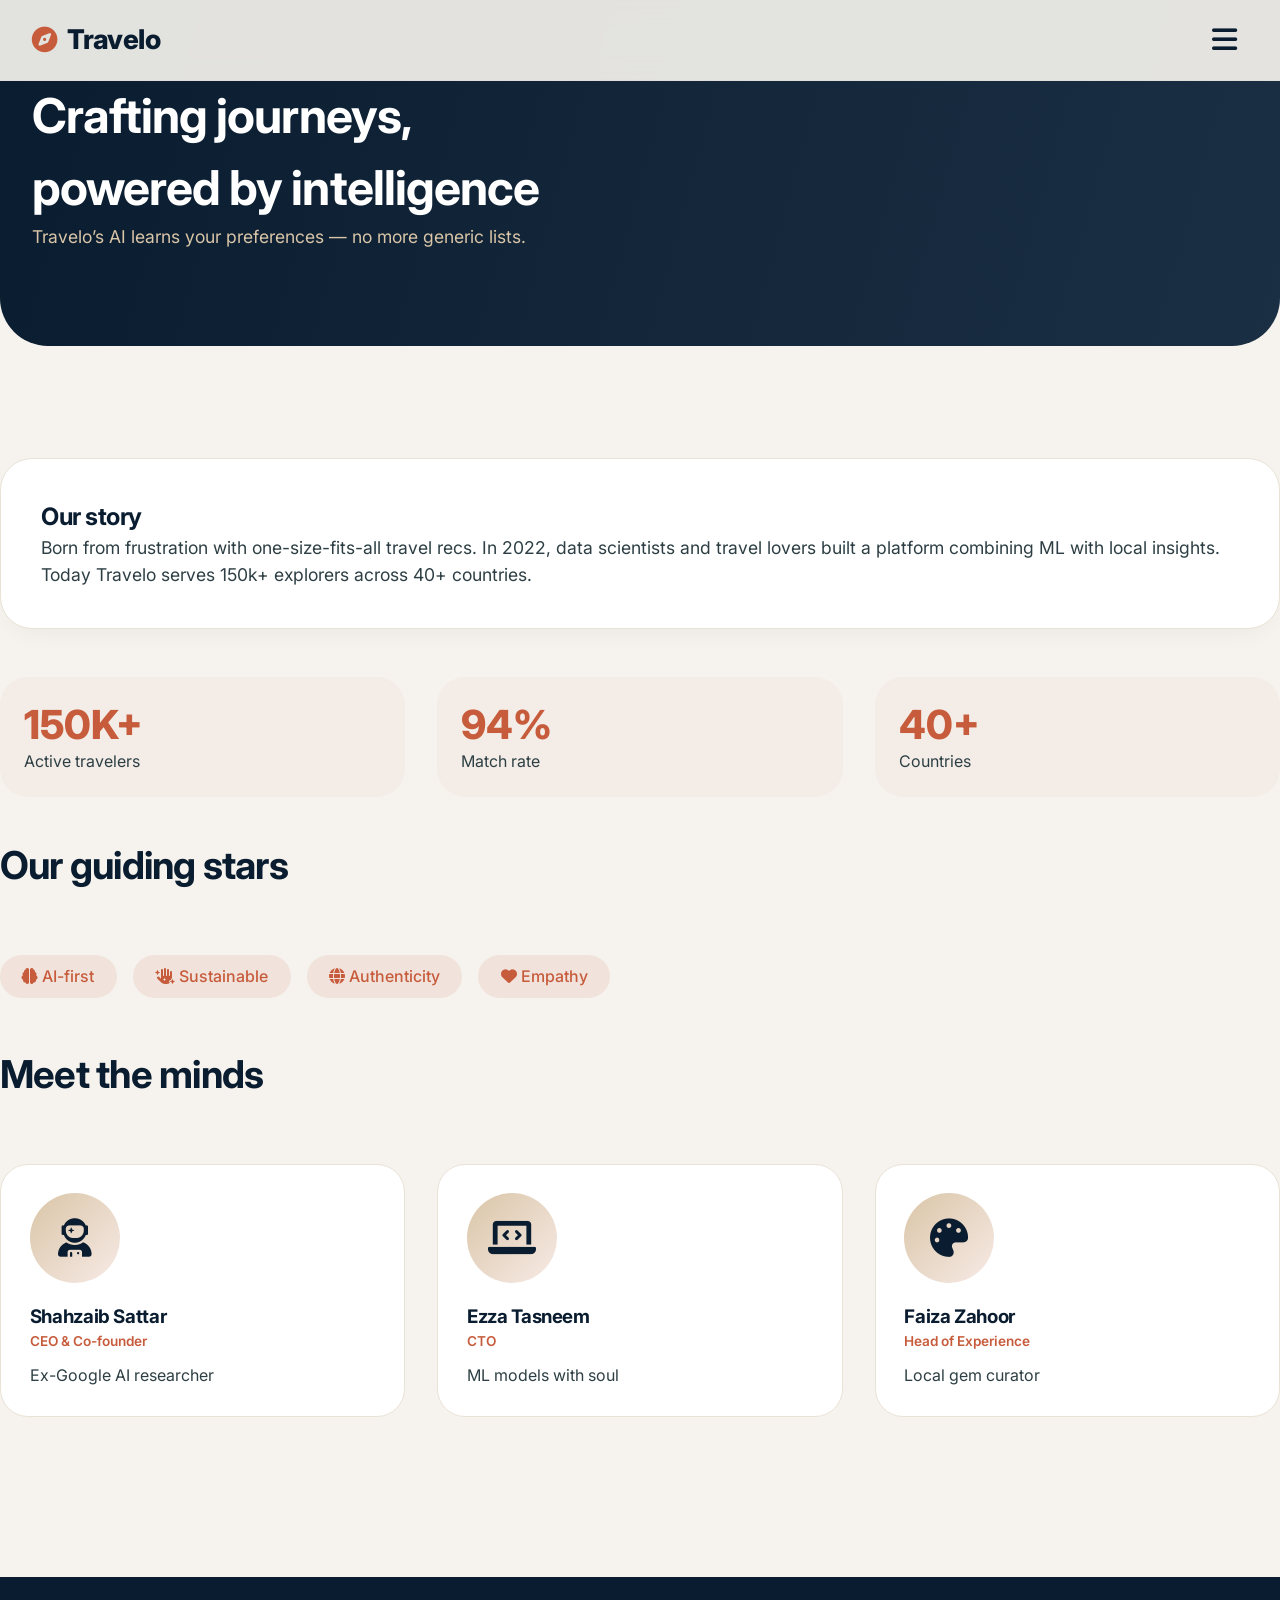
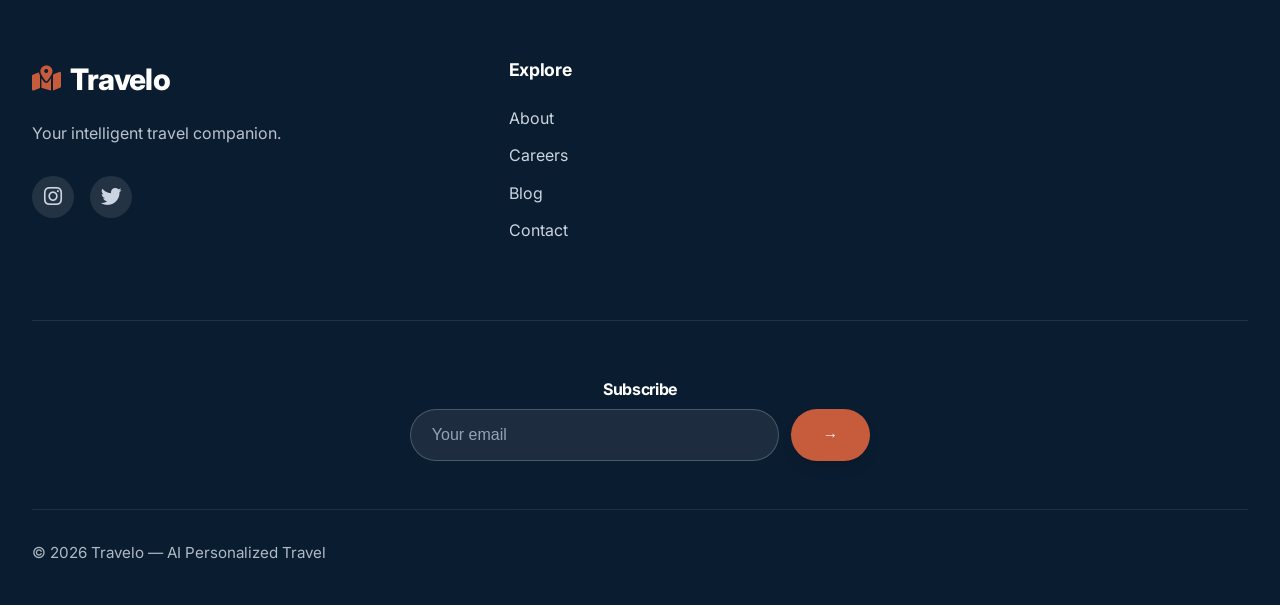
<file: Travelo/frontend/about.html>
<!DOCTYPE html>
<html lang="en">
<head>
  <meta charset="UTF-8">
  <meta name="viewport" content="width=device-width, initial-scale=1.0">
  <title>Travelo | About Us – AI Travel Recommender</title>
  <link href="https://fonts.googleapis.com/css2?family=Inter:opsz,wght@14..32,300..800&display=swap" rel="stylesheet">
  <link rel="stylesheet" href="https://cdnjs.cloudflare.com/ajax/libs/font-awesome/6.0.0-beta3/css/all.min.css">
  <link rel="stylesheet" href="style.css">
  <style>
    .page-subhead { font-size: 1.1rem; color: var(--clr-text-muted); max-width: 720px; margin-bottom: 2rem; }
    .mission-block { background: var(--clr-bg-card); border-radius: var(--radius-lg); padding: 2.5rem; box-shadow: 0 12px 28px -12px rgba(0,0,0,0.06); border: 1px solid var(--clr-border-light); margin-bottom: 3rem; }
    .stats-grid { display: flex; flex-wrap: wrap; gap: 2rem; justify-content: space-between; margin: 2.5rem 0; }
    .stat-item { flex: 1; background: rgba(199,92,60,0.04); padding: 1.5rem; border-radius: 28px; }
    .stat-number { font-size: 2.5rem; font-weight: 800; color: var(--clr-accent); line-height: 1.2; }
    .team-grid { display: grid; grid-template-columns: repeat(auto-fit, minmax(240px, 1fr)); gap: 2rem; margin-top: 2rem; }
    .team-card { background: var(--clr-bg-card); border-radius: 28px; padding: 1.8rem; border: 1px solid var(--clr-border-light); transition: all 0.25s ease; }
    .team-card:hover { transform: translateY(-6px); box-shadow: 0 20px 30px -15px rgba(0,0,0,0.08); }
    .team-avatar { width: 90px; height: 90px; background: linear-gradient(135deg, #D9C5A7, #C75C3C20); border-radius: 50%; display: flex; align-items: center; justify-content: center; font-size: 2.4rem; color: var(--clr-primary); margin-bottom: 1.2rem; }
    .team-role { color: var(--clr-accent); font-weight: 600; font-size: 0.85rem; margin-bottom: 0.75rem; }
    .values-list { display: flex; flex-wrap: wrap; gap: 1rem; margin-top: 1.5rem; }
    .value-badge { background: rgba(199,92,60,0.1); padding: 0.6rem 1.4rem; border-radius: 60px; font-weight: 500; color: var(--clr-accent); }
    .inner-hero-mini { background: linear-gradient(105deg, #0A1C2F 0%, #1B2F44 100%); border-radius: 0 0 48px 48px; padding: 5rem 0 4rem; margin-bottom: 2rem; }
    @media (max-width: 768px) { .stat-item { flex-basis: 100%; } }
  </style>
</head>
<body>
<header class="header" id="header"><div class="container nav-container"><a href="index.html" class="logo"><i class="fas fa-compass"></i> Travelo</a><button class="mobile-menu-btn" id="menuToggleBtn"><i class="fas fa-bars"></i></button></div></header>
<div class="drawer-overlay" id="drawerOverlay"></div><div class="side-drawer" id="sideDrawer"><div class="drawer-header"><span>Journey with us</span><button class="drawer-close-btn" id="closeDrawerBtn"><i class="fas fa-times"></i></button></div><div class="drawer-nav"><a href="index.html"><i class="fas fa-home"></i> Home</a><a href="about.html"><i class="fas fa-users"></i> About Us</a><a href="careers.html"><i class="fas fa-briefcase"></i> Careers</a><a href="blog.html"><i class="fas fa-newspaper"></i> Blog</a><a href="contact.html"><i class="fas fa-envelope"></i> Contact</a></div><div class="drawer-footer"><i class="fas fa-map-pin"></i> AI-powered travel<br>© Travelo 2025</div></div>

<main>
  <div class="inner-hero-mini"><div class="container"><h1 style="color:white; font-size:3rem;">Crafting journeys,<br>powered by intelligence</h1><p class="page-subhead" style="color:#D9C5A7;">Travelo’s AI learns your preferences — no more generic lists.</p></div></div>
  <div class="container section">
    <div class="mission-block"><h2>Our story</h2><p style="font-size:1.1rem;">Born from frustration with one-size-fits-all travel recs. In 2022, data scientists and travel lovers built a platform combining ML with local insights. Today Travelo serves 150k+ explorers across 40+ countries.</p></div>
    <div class="stats-grid"><div class="stat-item"><div class="stat-number">150K+</div><div>Active travelers</div></div><div class="stat-item"><div class="stat-number">94%</div><div>Match rate</div></div><div class="stat-item"><div class="stat-number">40+</div><div>Countries</div></div></div>
    <div class="section-header"><h2>Our guiding stars</h2></div><div class="values-list"><span class="value-badge"><i class="fas fa-brain"></i> AI-first</span><span class="value-badge"><i class="fas fa-hand-sparkles"></i> Sustainable</span><span class="value-badge"><i class="fas fa-globe"></i> Authenticity</span><span class="value-badge"><i class="fas fa-heart"></i> Empathy</span></div>
    <div class="section-header" style="margin-top:3rem;"><h2>Meet the minds</h2></div><div class="team-grid"><div class="team-card"><div class="team-avatar"><i class="fas fa-user-astronaut"></i></div><h3>Shahzaib Sattar</h3><div class="team-role">CEO & Co-founder</div><p>Ex-Google AI researcher</p></div><div class="team-card"><div class="team-avatar"><i class="fas fa-laptop-code"></i></div><h3>Ezza Tasneem</h3><div class="team-role">CTO</div><p>ML models with soul</p></div><div class="team-card"><div class="team-avatar"><i class="fas fa-palette"></i></div><h3>Faiza Zahoor</h3><div class="team-role">Head of Experience</div><p>Local gem curator</p></div></div>
  </div>
</main>

<footer class="footer"><div class="container"><div class="footer-grid"><div class="footer-brand"><div class="logo"><i class="fas fa-map-marked-alt"></i> Travelo</div><p>Your intelligent travel companion.</p><div class="social-icons"><a href="https://www.instagram.com/travelo708/"><i class="fab fa-instagram"></i></a><a href="https://x.com/travelo_00"><i class="fab fa-twitter"></i></a></div></div><div class="footer-links"><h4>Explore</h4><ul><li><a href="about.html">About</a></li><li><a href="careers.html">Careers</a></li><li><a href="blog.html">Blog</a></li><li><a href="contact.html">Contact</a></li></ul></div></div><div class="footer-newsletter"><h4>Subscribe</h4><form class="newsletter-form"><input type="email" placeholder="Your email"><button type="submit" class="btn btn-primary">→</button></form></div><div class="footer-bottom"><span>© 2026 Travelo — AI Personalized Travel</span></div></div></footer>

<script>const header=document.getElementById('header'),menuToggle=document.getElementById('menuToggleBtn'),drawer=document.getElementById('sideDrawer'),overlay=document.getElementById('drawerOverlay'),closeBtn=document.getElementById('closeDrawerBtn');function openDrawer(){drawer.classList.add('active');overlay.classList.add('active');document.body.style.overflow='hidden';}function closeDrawer(){drawer.classList.remove('active');overlay.classList.remove('active');document.body.style.overflow='';}if(menuToggle)menuToggle.addEventListener('click',openDrawer);if(closeBtn)closeBtn.addEventListener('click',closeDrawer);if(overlay)overlay.addEventListener('click',closeDrawer);document.querySelectorAll('.drawer-nav a').forEach(link=>link.addEventListener('click',closeDrawer));window.addEventListener('scroll',()=>{if(window.scrollY>20)header.classList.add('scrolled');else header.classList.remove('scrolled');});</script>
</body>
</html>
</file>
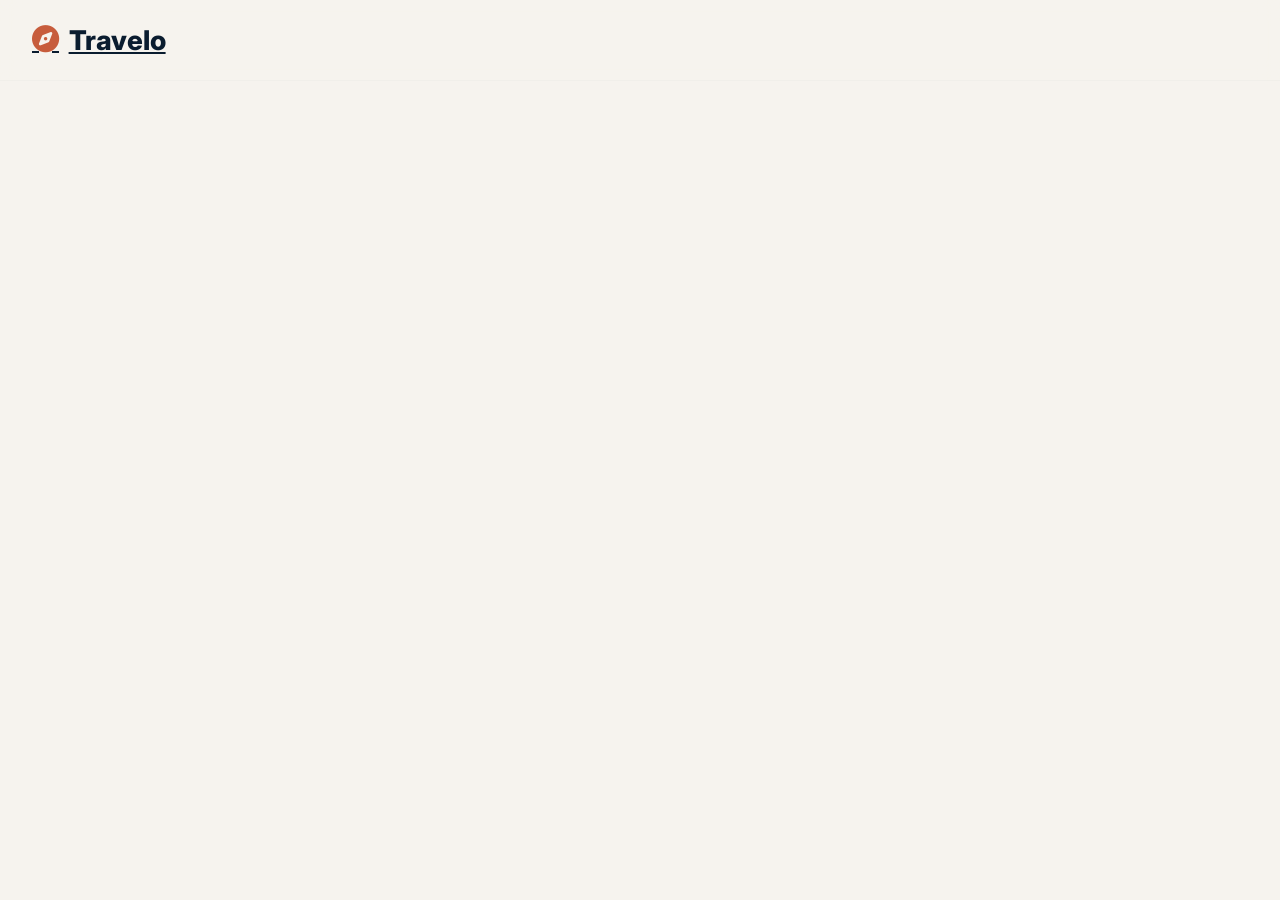
<file: Travelo/frontend/base.html>
<!DOCTYPE html>
<html lang="en">
<head>
    <meta charset="UTF-8">
    <meta name="viewport" content="width=device-width, initial-scale=1.0">
    <title>Travelo</title>
    
    <link rel="preconnect" href="https://fonts.googleapis.com">
    <link rel="preconnect" href="https://fonts.gstatic.com" crossorigin>
    <link href="https://fonts.googleapis.com/css2?family=Inter:opsz,wght@14..32,300;14..32,400;14..32,600;14..32,700;14..32,800&display=swap" rel="stylesheet">
    
    <link rel="stylesheet" href="https://cdnjs.cloudflare.com/ajax/libs/font-awesome/6.4.0/css/all.min.css">
    <link rel="stylesheet" href="auth.css">
</head>
<body>
    <header class="header" id="header">
        <div class="container nav-container">
            <a href="dashboard.html" class="logo">
                <i class="fa-solid fa-compass"></i> Travelo
            </a>
        </div>
    </header>

    <!-- Content will be injected here in child pages -->
    <div id="content"></div>

    <script src="auth.js"></script>
</body>
</html>
</file>
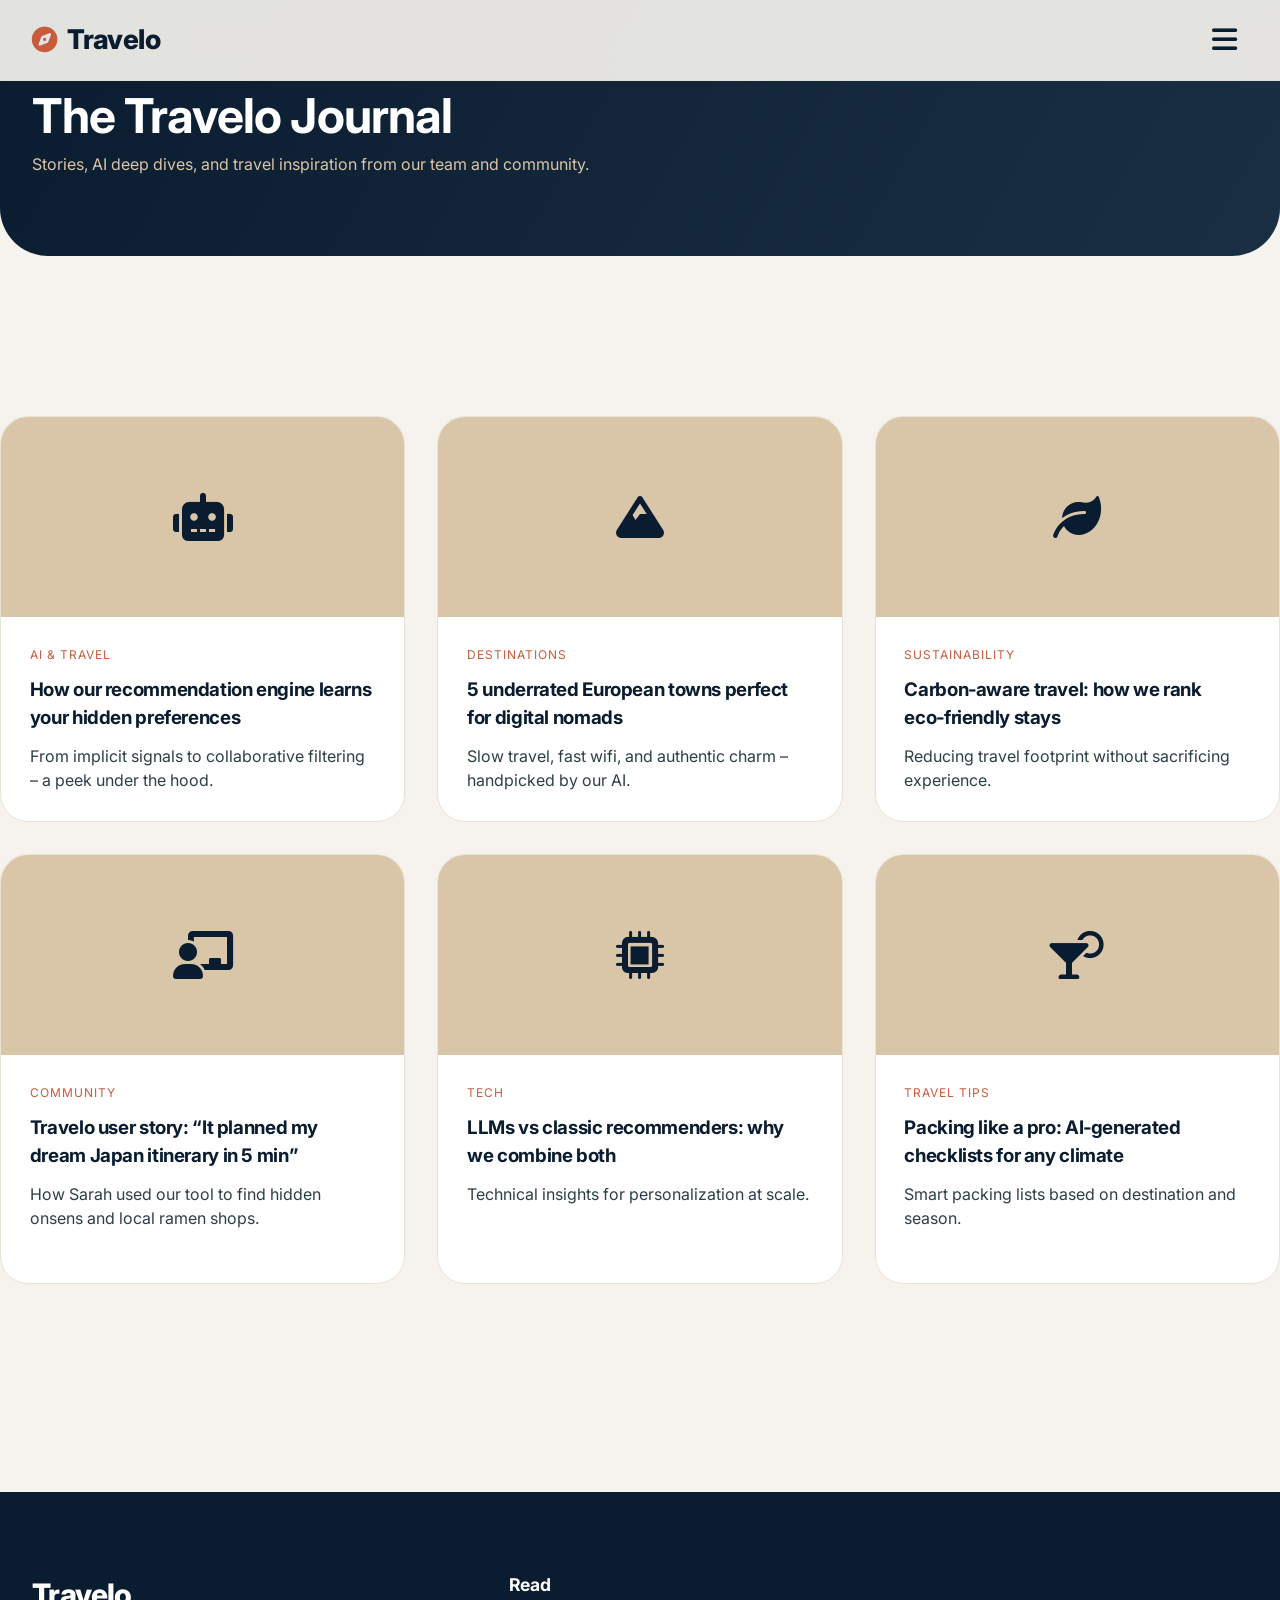
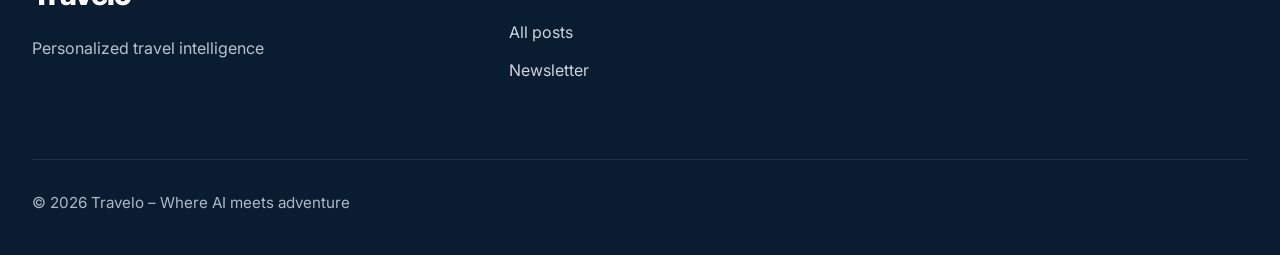
<file: Travelo/frontend/blog.html>
<!DOCTYPE html>
<html lang="en">
<head>
  <meta charset="UTF-8">
  <meta name="viewport" content="width=device-width, initial-scale=1.0">
  <title>Travelo Blog – AI travel insights & stories</title>
  <link href="https://fonts.googleapis.com/css2?family=Inter:opsz,wght@300..800&display=swap" rel="stylesheet">
  <link rel="stylesheet" href="https://cdnjs.cloudflare.com/ajax/libs/font-awesome/6.0.0-beta3/css/all.min.css">
  <link rel="stylesheet" href="style.css">
  <style>
    .blog-hero { background: linear-gradient(120deg, #0A1C2F, #1B2F44); padding: 5rem 0; border-radius: 0 0 48px 48px; margin-bottom: 2rem; }
    .blog-grid { display: grid; grid-template-columns: repeat(auto-fill, minmax(320px, 1fr)); gap: 2rem; margin: 3rem 0; }
    .blog-card { background: var(--clr-bg-card); border-radius: 28px; overflow: hidden; border: 1px solid var(--clr-border-light); transition: 0.3s; }
    .blog-card:hover { transform: translateY(-6px); box-shadow: 0 24px 32px -16px rgba(0,0,0,0.12); }
    .blog-img { height: 200px; background: #D9C5A7; display: flex; align-items: center; justify-content: center; font-size: 3rem; color: var(--clr-primary); }
    .blog-content { padding: 1.8rem; }
    .blog-meta { font-size: 0.75rem; color: var(--clr-accent); text-transform: uppercase; letter-spacing: 1px; margin-bottom: 0.75rem; }
    .blog-card h3 { margin-bottom: 0.75rem; }
    .read-more { color: var(--clr-accent); font-weight: 600; margin-top: 1rem; display: inline-block; }
  </style>
</head>
<body>
<header class="header" id="header"><div class="container nav-container"><a href="index.html" class="logo"><i class="fas fa-compass"></i> Travelo</a><button class="mobile-menu-btn" id="menuToggleBtn"><i class="fas fa-bars"></i></button></div></header>
<div class="drawer-overlay" id="drawerOverlay"></div><div class="side-drawer" id="sideDrawer"><div class="drawer-header"><span>Explore</span><button class="drawer-close-btn"><i class="fas fa-times"></i></button></div><div class="drawer-nav"><a href="index.html">Home</a><a href="about.html">About</a><a href="careers.html">Careers</a><a href="blog.html">Blog</a><a href="contact.html">Contact</a></div><div class="drawer-footer">Travelo journal</div></div>

<main>
  <div class="blog-hero"><div class="container"><h1 style="color:white; font-size:3rem;">The Travelo Journal</h1><p style="color:#D9C5A7; max-width:600px;">Stories, AI deep dives, and travel inspiration from our team and community.</p></div></div>
  <div class="container section">
    <div class="blog-grid">
      <div class="blog-card"><div class="blog-img"><i class="fas fa-robot"></i></div><div class="blog-content"><div class="blog-meta">AI & TRAVEL</div><h3>How our recommendation engine learns your hidden preferences</h3><p>From implicit signals to collaborative filtering – a peek under the hood.</p></div></div>
      <div class="blog-card"><div class="blog-img"><i class="fas fa-mountain"></i></div><div class="blog-content"><div class="blog-meta">DESTINATIONS</div><h3>5 underrated European towns perfect for digital nomads</h3><p>Slow travel, fast wifi, and authentic charm – handpicked by our AI.</p></div></div>
      <div class="blog-card"><div class="blog-img"><i class="fas fa-leaf"></i></div><div class="blog-content"><div class="blog-meta">SUSTAINABILITY</div><h3>Carbon‑aware travel: how we rank eco‑friendly stays</h3><p>Reducing travel footprint without sacrificing experience.</p></div></div>
      <div class="blog-card"><div class="blog-img"><i class="fas fa-chalkboard-user"></i></div><div class="blog-content"><div class="blog-meta">COMMUNITY</div><h3>Travelo user story: “It planned my dream Japan itinerary in 5 min”</h3><p>How Sarah used our tool to find hidden onsens and local ramen shops.</p><a href="#" class="read-more"></a></div></div>
      <div class="blog-card"><div class="blog-img"><i class="fas fa-microchip"></i></div><div class="blog-content"><div class="blog-meta">TECH</div><h3>LLMs vs classic recommenders: why we combine both</h3><p>Technical insights for personalization at scale.</p></div></div>
      <div class="blog-card"><div class="blog-img"><i class="fas fa-cocktail"></i></div><div class="blog-content"><div class="blog-meta">TRAVEL TIPS</div><h3>Packing like a pro: AI‑generated checklists for any climate</h3><p>Smart packing lists based on destination and season.</p></div></div>
    </div>
  </div>
</main>

<footer class="footer"><div class="container"><div class="footer-grid"><div class="footer-brand"><div class="logo">Travelo</div><p>Personalized travel intelligence</p></div><div class="footer-links"><h4>Read</h4><ul><li><a href="blog.html">All posts</a></li><li><a href="#">Newsletter</a></li></ul></div></div><div class="footer-bottom"><span>© 2026 Travelo – Where AI meets adventure</span></div></div></footer>

<script>const header=document.getElementById('header'),menuToggle=document.getElementById('menuToggleBtn'),drawer=document.getElementById('sideDrawer'),overlay=document.getElementById('drawerOverlay'),closeBtn=document.querySelector('.drawer-close-btn');function openDrawer(){drawer.classList.add('active');overlay.classList.add('active');document.body.style.overflow='hidden';}function closeDrawer(){drawer.classList.remove('active');overlay.classList.remove('active');document.body.style.overflow='';}if(menuToggle)menuToggle.addEventListener('click',openDrawer);if(closeBtn)closeBtn.addEventListener('click',closeDrawer);if(overlay)overlay.addEventListener('click',closeDrawer);document.querySelectorAll('.drawer-nav a').forEach(link=>link.addEventListener('click',closeDrawer));window.addEventListener('scroll',()=>{if(window.scrollY>20)header.classList.add('scrolled');else header.classList.remove('scrolled');});</script>
</body>
</html>
</file>
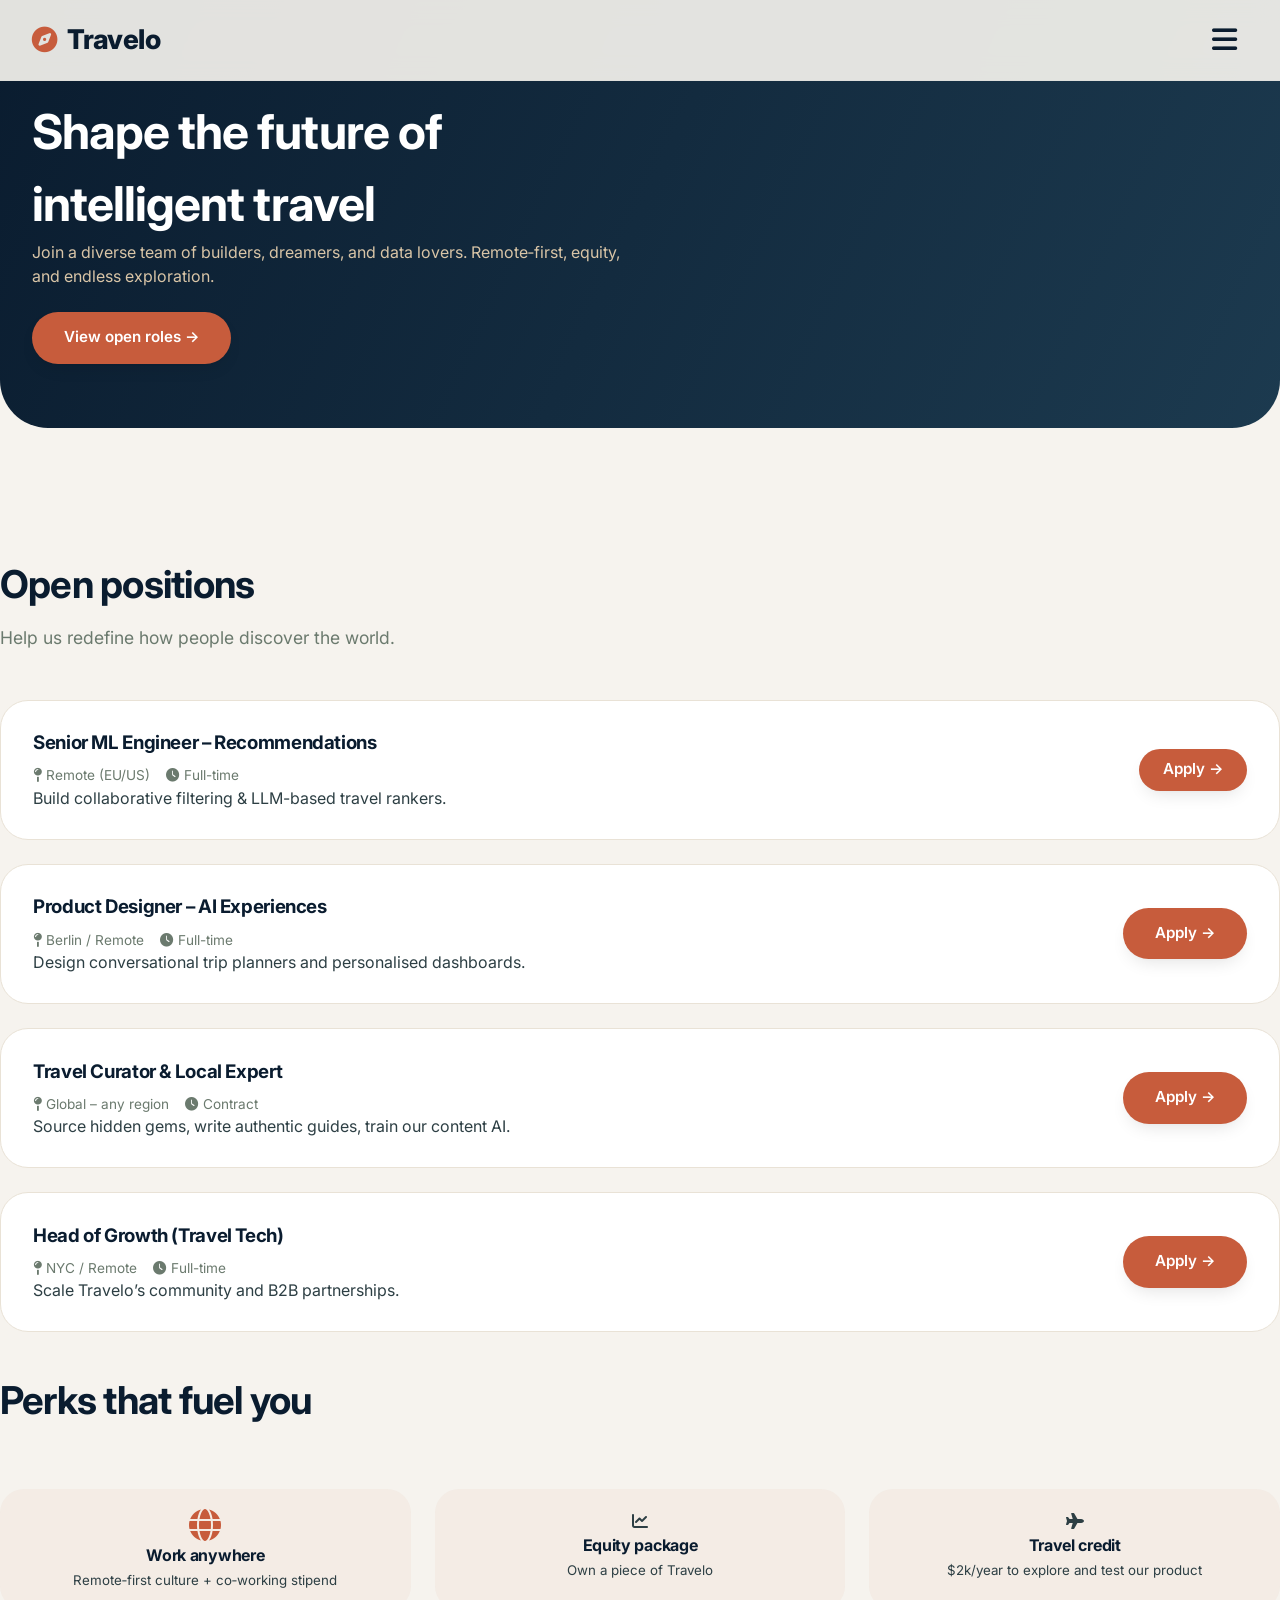
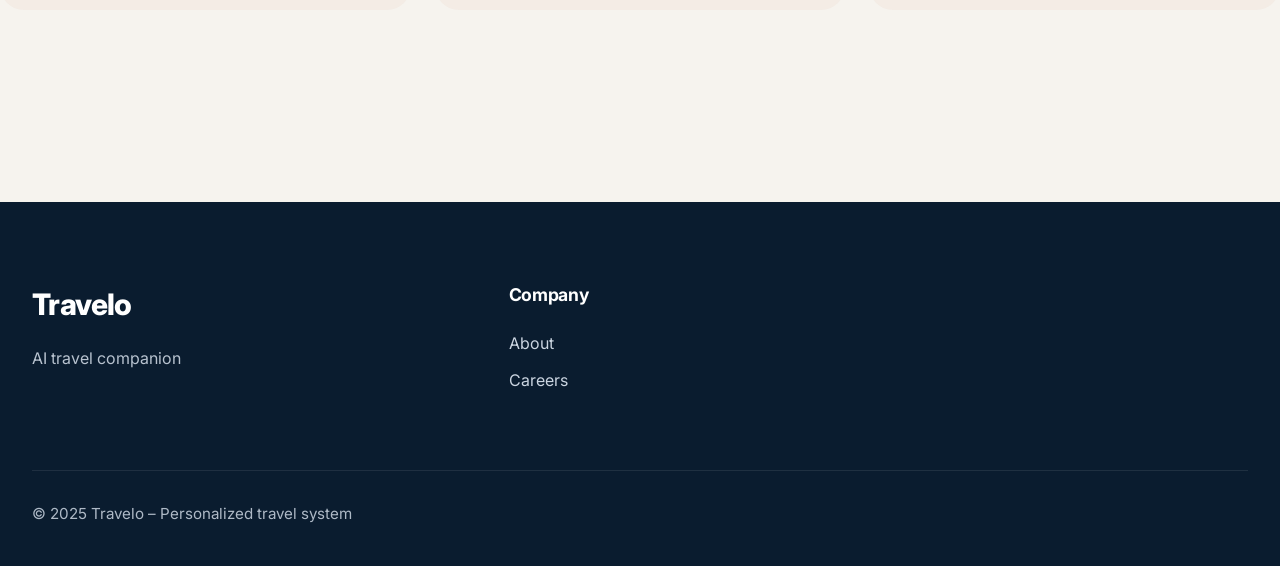
<file: Travelo/frontend/careers.html>
<!DOCTYPE html>
<html lang="en">
<head>
  <meta charset="UTF-8">
  <meta name="viewport" content="width=device-width, initial-scale=1.0">
  <title>Travelo | Careers – Join our AI travel team</title>
  <link href="https://fonts.googleapis.com/css2?family=Inter:opsz,wght@300..800&display=swap" rel="stylesheet">
  <link rel="stylesheet" href="https://cdnjs.cloudflare.com/ajax/libs/font-awesome/6.0.0-beta3/css/all.min.css">
  <link rel="stylesheet" href="style.css">
  <style>
    .careers-hero { background: linear-gradient(115deg, #0A1C2F, #1C3A4F); padding: 6rem 0 4rem; border-radius: 0 0 48px 48px; margin-bottom: 3rem; }
    .job-listings { display: flex; flex-direction: column; gap: 1.5rem; margin: 2.5rem 0; }
    .job-card { background: var(--clr-bg-card); border-radius: 28px; padding: 1.8rem 2rem; border: 1px solid var(--clr-border-light); transition: all 0.25s; display: flex; justify-content: space-between; align-items: center; flex-wrap: wrap; gap: 1rem; }
    .job-card:hover { transform: translateX(8px); box-shadow: 0 12px 22px -12px rgba(0,0,0,0.1); }
    .job-info h3 { margin-bottom: 0.4rem; }
    .job-meta { display: flex; gap: 1rem; color: var(--clr-text-muted); font-size: 0.85rem; margin-top: 0.5rem; }
    .perks-grid { display: grid; grid-template-columns: repeat(auto-fit, minmax(200px,1fr)); gap: 1.5rem; margin: 2rem 0; }
    .perk-item { background: rgba(199,92,60,0.05); padding: 1.2rem; border-radius: 24px; text-align: center; }
    @media (max-width: 700px) { .job-card { flex-direction: column; align-items: flex-start; } }
  </style>
</head>
<body>
<header class="header" id="header"><div class="container nav-container"><a href="index.html" class="logo"><i class="fas fa-compass"></i> Travelo</a><button class="mobile-menu-btn" id="menuToggleBtn"><i class="fas fa-bars"></i></button></div></header>
<div class="drawer-overlay" id="drawerOverlay"></div><div class="side-drawer" id="sideDrawer"><div class="drawer-header"><span>Menu</span><button class="drawer-close-btn" id="closeDrawerBtn"><i class="fas fa-times"></i></button></div><div class="drawer-nav"><a href="index.html">Home</a><a href="about.html">About Us</a><a href="careers.html">Careers</a><a href="blog.html">Blog</a><a href="contact.html">Contact</a></div><div class="drawer-footer">© Travelo 2026</div></div>

<main>
  <div class="careers-hero"><div class="container"><h1 style="color:white; font-size:3rem;">Shape the future of<br>intelligent travel</h1><p style="color:#D9C5A7; max-width:600px;">Join a diverse team of builders, dreamers, and data lovers. Remote‑first, equity, and endless exploration.</p><a href="#openings" class="btn btn-primary" style="margin-top:1.5rem;">View open roles →</a></div></div>
  <div class="container section" id="openings">
    <div class="section-header"><h2>Open positions</h2><p>Help us redefine how people discover the world.</p></div>
    <div class="job-listings">
      <div class="job-card"><div class="job-info"><h3>Senior ML Engineer – Recommendations</h3><div class="job-meta"><span><i class="fas fa-map-pin"></i> Remote (EU/US)</span><span><i class="fas fa-clock"></i> Full-time</span></div><p>Build collaborative filtering & LLM-based travel rankers.</p></div><a href="#" class="btn btn-primary" style="padding:0.6rem 1.5rem;">Apply →</a></div>
      <div class="job-card"><div class="job-info"><h3>Product Designer – AI Experiences</h3><div class="job-meta"><span><i class="fas fa-map-pin"></i> Berlin / Remote</span><span><i class="fas fa-clock"></i> Full-time</span></div><p>Design conversational trip planners and personalised dashboards.</p></div><a href="#" class="btn btn-primary">Apply →</a></div>
      <div class="job-card"><div class="job-info"><h3>Travel Curator & Local Expert</h3><div class="job-meta"><span><i class="fas fa-map-pin"></i> Global – any region</span><span><i class="fas fa-clock"></i> Contract</span></div><p>Source hidden gems, write authentic guides, train our content AI.</p></div><a href="#" class="btn btn-primary">Apply →</a></div>
      <div class="job-card"><div class="job-info"><h3>Head of Growth (Travel Tech)</h3><div class="job-meta"><span><i class="fas fa-map-pin"></i> NYC / Remote</span><span><i class="fas fa-clock"></i> Full-time</span></div><p>Scale Travelo’s community and B2B partnerships.</p></div><a href="#" class="btn btn-primary">Apply →</a></div>
    </div>
    <div class="section-header"><h2>Perks that fuel you</h2></div><div class="perks-grid"><div class="perk-item"><i class="fas fa-globe" style="font-size:2rem; color:var(--clr-accent);"></i><h4>Work anywhere</h4><small>Remote‑first culture + co‑working stipend</small></div><div class="perk-item"><i class="fas fa-chart-line"></i><h4>Equity package</h4><small>Own a piece of Travelo</small></div><div class="perk-item"><i class="fas fa-plane"></i><h4>Travel credit</h4><small>$2k/year to explore and test our product</small></div></div>
  </div>
</main>

<footer class="footer"><div class="container"><div class="footer-grid"><div class="footer-brand"><div class="logo">Travelo</div><p>AI travel companion</p></div><div class="footer-links"><h4>Company</h4><ul><li><a href="about.html">About</a></li><li><a href="careers.html">Careers</a></li></ul></div></div><div class="footer-bottom"><span>© 2025 Travelo – Personalized travel system</span></div></div></footer>

<script>// same drawer + scroll logic as about page (omitted for brevity but include full working)
const header=document.getElementById('header'),menuToggle=document.getElementById('menuToggleBtn'),drawer=document.getElementById('sideDrawer'),overlay=document.getElementById('drawerOverlay'),closeBtn=document.getElementById('closeDrawerBtn');function openDrawer(){drawer.classList.add('active');overlay.classList.add('active');document.body.style.overflow='hidden';}function closeDrawer(){drawer.classList.remove('active');overlay.classList.remove('active');document.body.style.overflow='';}if(menuToggle)menuToggle.addEventListener('click',openDrawer);if(closeBtn)closeBtn.addEventListener('click',closeDrawer);if(overlay)overlay.addEventListener('click',closeDrawer);document.querySelectorAll('.drawer-nav a').forEach(link=>link.addEventListener('click',closeDrawer));window.addEventListener('scroll',()=>{if(window.scrollY>20)header.classList.add('scrolled');else header.classList.remove('scrolled');});</script>
</body>
</html>
</file>
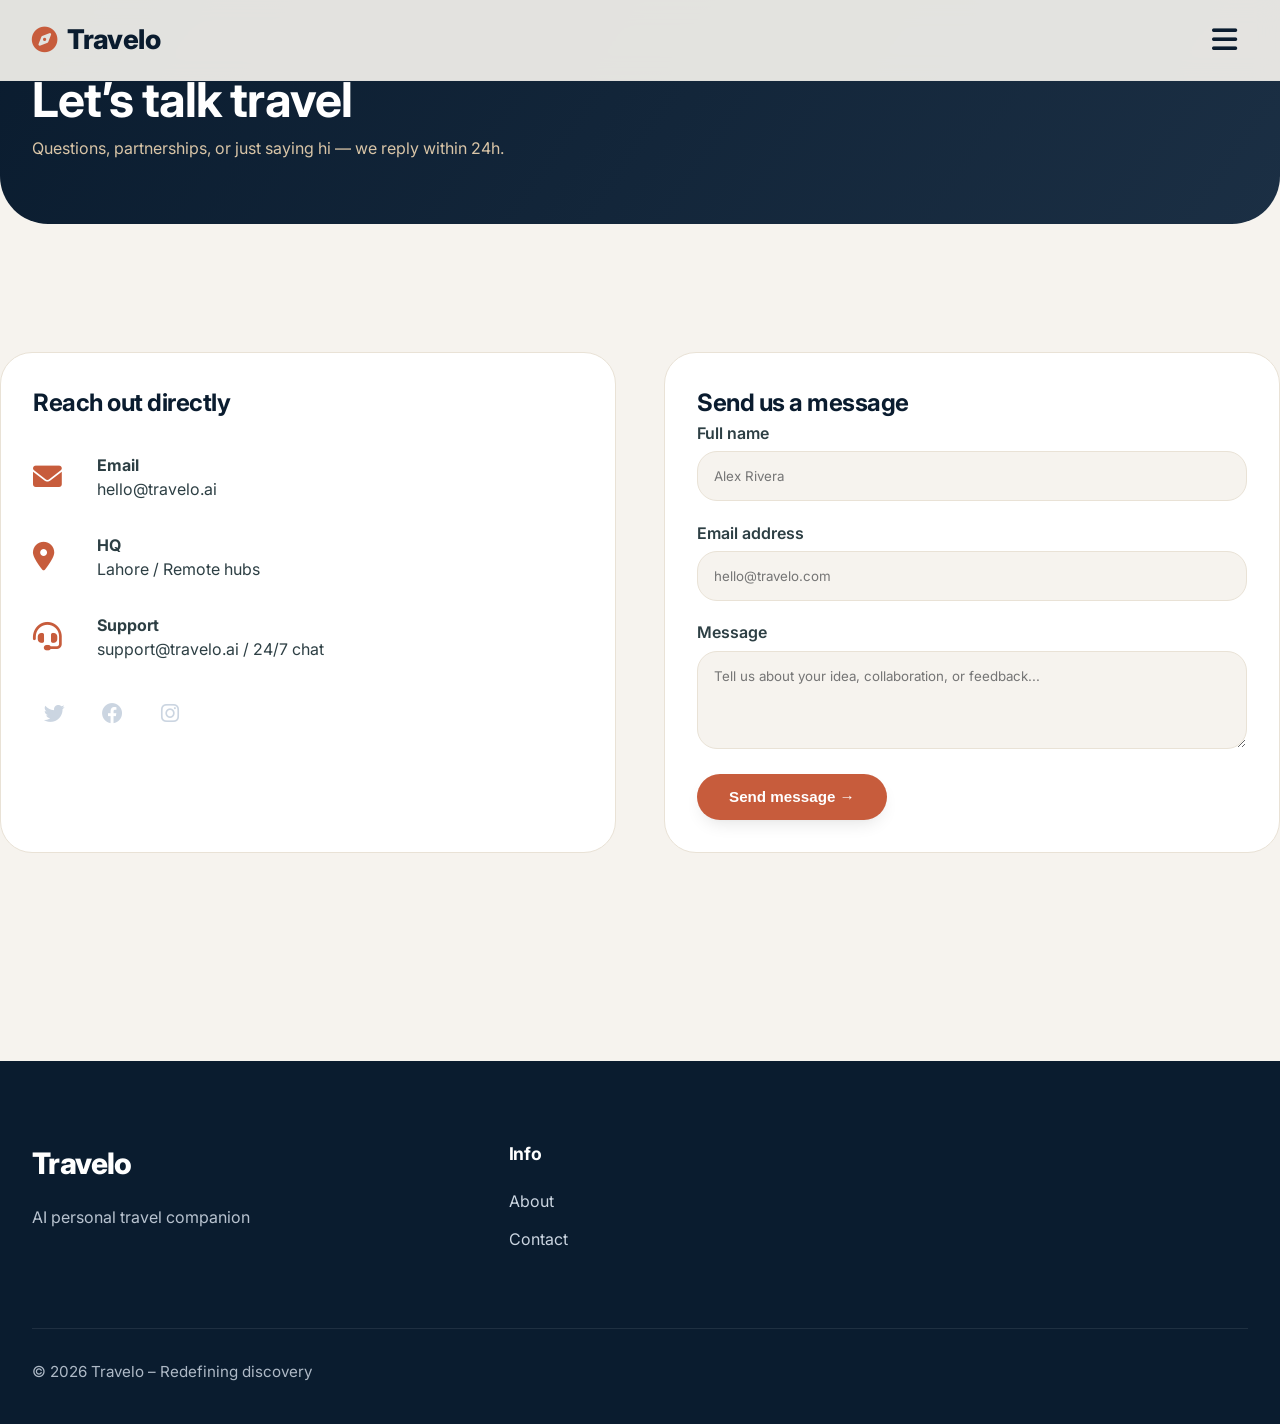
<file: Travelo/frontend/contact.html>
<!DOCTYPE html>
<html lang="en">
<head>
  <meta charset="UTF-8">
  <meta name="viewport" content="width=device-width, initial-scale=1.0">
  <title>Travelo | Contact – Get in touch</title>
  <link href="https://fonts.googleapis.com/css2?family=Inter:opsz,wght@300..800&display=swap" rel="stylesheet">
  <link rel="stylesheet" href="https://cdnjs.cloudflare.com/ajax/libs/font-awesome/6.0.0-beta3/css/all.min.css">
  <link rel="stylesheet" href="style.css">
  <style>
    .contact-grid { display: grid; grid-template-columns: 1fr 1fr; gap: 3rem; margin: 3rem 0; }
    .contact-info { background: var(--clr-bg-card); border-radius: 32px; padding: 2rem; border: 1px solid var(--clr-border-light); }
    .contact-detail { display: flex; align-items: center; gap: 1rem; margin: 2rem 0; }
    .contact-detail i { font-size: 1.8rem; color: var(--clr-accent); width: 48px; }
    .contact-form { background: var(--clr-bg-card); border-radius: 32px; padding: 2rem; border: 1px solid var(--clr-border-light); }
    .form-group { margin-bottom: 1.2rem; }
    .form-group input, .form-group textarea { width: 100%; padding: 1rem; border-radius: 20px; border: 1px solid var(--clr-border-light); background: var(--clr-bg-main); font-family: inherit; }
    .form-group label { font-weight: 600; display: block; margin-bottom: 0.4rem; }
    .contact-hero { background: linear-gradient(125deg, #0A1C2F, #1B2F44); padding: 4rem 0; border-radius: 0 0 48px 48px; }
    @media (max-width: 800px) { .contact-grid { grid-template-columns: 1fr; } }
  </style>
</head>
<body>
<header class="header" id="header"><div class="container nav-container"><a href="index.html" class="logo"><i class="fas fa-compass"></i> Travelo</a><button class="mobile-menu-btn" id="menuToggleBtn"><i class="fas fa-bars"></i></button></div></header>
<div class="drawer-overlay" id="drawerOverlay"></div><div class="side-drawer" id="sideDrawer"><div class="drawer-header"><span>Connect</span><button class="drawer-close-btn" id="closeDrawerBtn"><i class="fas fa-times"></i></button></div><div class="drawer-nav"><a href="index.html">Home</a><a href="about.html">About</a><a href="careers.html">Careers</a><a href="blog.html">Blog</a><a href="contact.html">Contact</a></div><div class="drawer-footer">We’d love to hear from you</div></div>

<main>
  <div class="contact-hero"><div class="container"><h1 style="color:white; font-size:3rem;">Let’s talk travel</h1><p style="color:#D9C5A7;">Questions, partnerships, or just saying hi — we reply within 24h.</p></div></div>
  <div class="container section">
    <div class="contact-grid">
      <div class="contact-info"><h2>Reach out directly</h2><div class="contact-detail"><i class="fas fa-envelope"></i><div><strong>Email</strong><br>hello@travelo.ai</div></div><div class="contact-detail"><i class="fas fa-map-marker-alt"></i><div><strong>HQ</strong><br>Lahore / Remote hubs</div></div><div class="contact-detail"><i class="fas fa-headset"></i><div><strong>Support</strong><br>support@travelo.ai / 24/7 chat</div></div><div class="social-icons" style="margin-top:2rem;"><a href="https://x.com/travelo_00"><i class="fab fa-twitter"></i></a><a href="https://www.facebook.com/profile.php?id=61564542875358"><i class="fab fa-facebook"></i></a><a href="https://www.instagram.com/travelo708/"><i class="fab fa-instagram"></i></a></div></div>
      <div class="contact-form"><h2>Send us a message</h2><form action="#" method="post"><div class="form-group"><label>Full name</label><input type="text" placeholder="Alex Rivera" required></div><div class="form-group"><label>Email address</label><input type="email" placeholder="hello@travelo.com" required></div><div class="form-group"><label>Message</label><textarea rows="4" placeholder="Tell us about your idea, collaboration, or feedback..."></textarea></div><button type="submit" class="btn btn-primary">Send message →</button></form></div>
    </div>
  </div>
</main>

<footer class="footer"><div class="container"><div class="footer-grid"><div class="footer-brand"><div class="logo">Travelo</div><p>AI personal travel companion</p></div><div class="footer-links"><h4>Info</h4><ul><li><a href="about.html">About</a></li><li><a href="contact.html">Contact</a></li></ul></div></div><div class="footer-bottom"><span>© 2026 Travelo – Redefining discovery</span></div></div></footer>

<script>const header=document.getElementById('header'),menuToggle=document.getElementById('menuToggleBtn'),drawer=document.getElementById('sideDrawer'),overlay=document.getElementById('drawerOverlay'),closeBtn=document.getElementById('closeDrawerBtn');function openDrawer(){drawer.classList.add('active');overlay.classList.add('active');document.body.style.overflow='hidden';}function closeDrawer(){drawer.classList.remove('active');overlay.classList.remove('active');document.body.style.overflow='';}if(menuToggle)menuToggle.addEventListener('click',openDrawer);if(closeBtn)closeBtn.addEventListener('click',closeDrawer);if(overlay)overlay.addEventListener('click',closeDrawer);document.querySelectorAll('.drawer-nav a').forEach(link=>link.addEventListener('click',closeDrawer));window.addEventListener('scroll',()=>{if(window.scrollY>20)header.classList.add('scrolled');else header.classList.remove('scrolled');});</script>
</body>
</html>
</file>
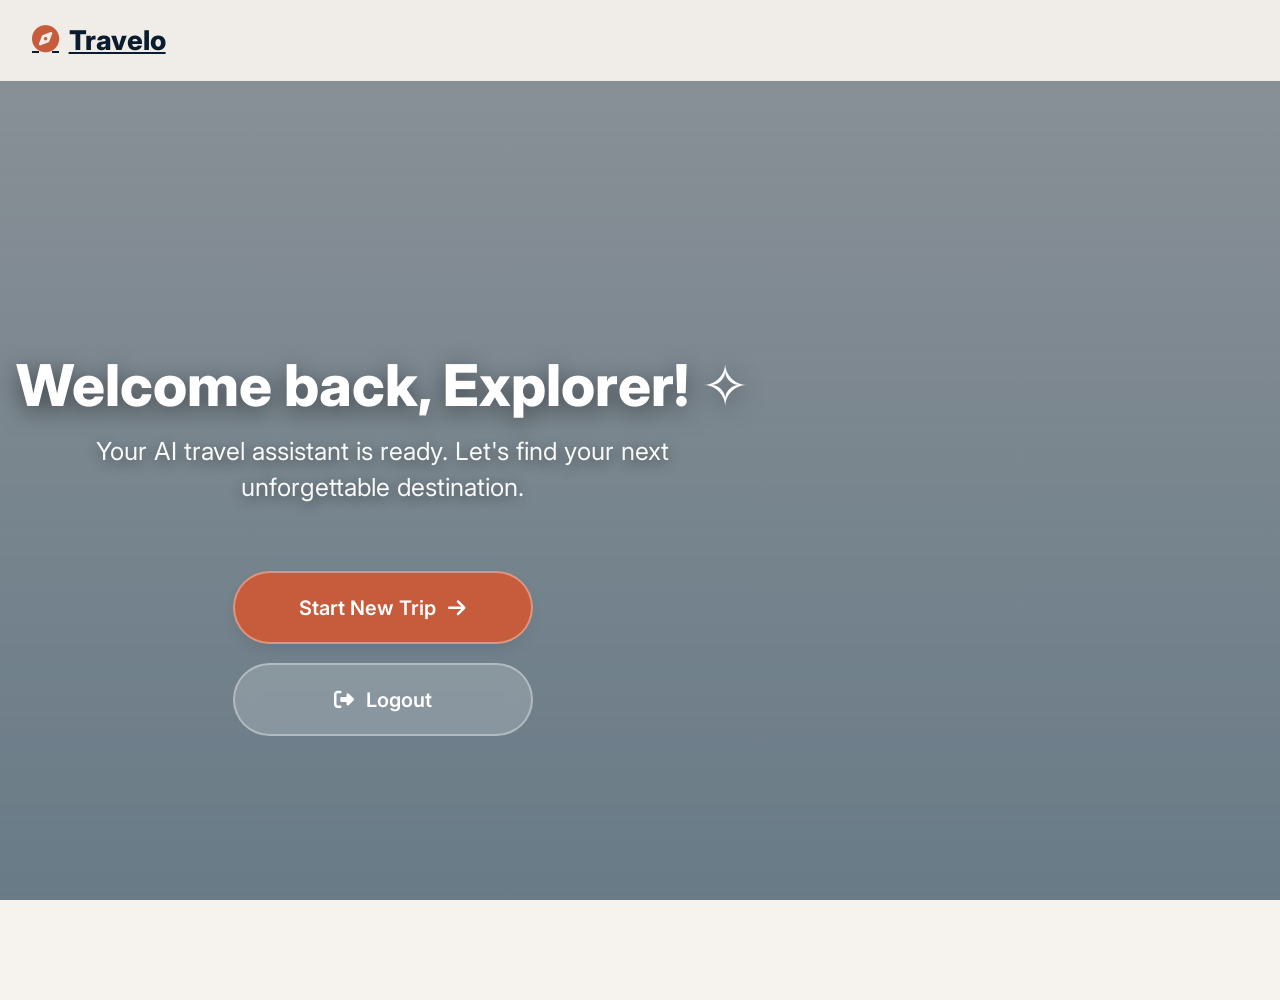
<file: Travelo/frontend/dashboard.html>
<!DOCTYPE html>
<html lang="en">
<head>
    <meta charset="UTF-8">
    <meta name="viewport" content="width=device-width, initial-scale=1.0">
    <title>Dashboard — Travelo</title>
    
    <link rel="preconnect" href="https://fonts.googleapis.com">
    <link rel="preconnect" href="https://fonts.gstatic.com" crossorigin>
    <link href="https://fonts.googleapis.com/css2?family=Inter:opsz,wght@14..32,300;14..32,400;14..32,600;14..32,700;14..32,800&display=swap" rel="stylesheet">
    
    <link rel="stylesheet" href="https://cdnjs.cloudflare.com/ajax/libs/font-awesome/6.4.0/css/all.min.css">
    <link rel="stylesheet" href="auth.css">
    
    <style>
        .hero-background {
            position: fixed;
            top: 0;
            left: 0;
            width: 100%;
            height: 100%;
            background-image: linear-gradient(rgba(10, 28, 47, 0.45), rgba(28, 58, 79, 0.65)),
                              url('https://images.unsplash.com/photo-1519904981063-b0cf448d479e?q=80&w=2070');
            /* More attractive alternative options (uncomment one):
               url('https://picsum.photos/id/1015/2000/1200') 
               url('https://images.unsplash.com/photo-1506905925346-21bda4d32df4?q=80&w=2070')
            */
            background-size: cover;
            background-position: center;
            background-attachment: fixed;
            z-index: -1;
        }

        .dashboard-content {
            position: relative;
            z-index: 2;
            min-height: 100vh;
            display: flex;
            flex-direction: column;
            justify-content: center;
            align-items: center;
            text-align: center;
            padding: 2rem 1rem;
            color: white;
        }

        .dashboard-content h1 {
            font-size: 3.6rem;
            font-weight: 800;
            text-shadow: 0 6px 25px rgba(0, 0, 0, 0.5);
            margin-bottom: 1rem;
            line-height: 1.1;
        }

        .dashboard-content p {
            font-size: 1.55rem;
            max-width: 700px;
            opacity: 0.95;
            text-shadow: 0 3px 15px rgba(0, 0, 0, 0.6);
            margin-bottom: 3.5rem;
            line-height: 1.45;
        }

        /* Unified Glass-style Buttons - Same Size */
        .btn-glass {
            display: inline-flex;
            align-items: center;
            gap: 12px;
            font-size: 1.25rem;
            font-weight: 600;
            padding: 1.4rem 3.8rem;
            border-radius: 60px;
            text-decoration: none;
            transition: all 0.4s ease;
            backdrop-filter: blur(12px);
            border: 2px solid rgba(255, 255, 255, 0.35);
            min-width: 300px;
            justify-content: center;
            margin: 0.6rem;
        }

        .btn-primary-glass {
            background: var(--clr-accent);
            color: white;
            box-shadow: var(--btn-shadow);
        }

        .btn-primary-glass:hover {
            transform: translateY(-6px);
            box-shadow: var(--btn-shadow-hover);
            background: var(--clr-accent-soft);
        }

        .btn-logout-glass {
            background: rgba(255, 255, 255, 0.18);
            color: white;
        }

        .btn-logout-glass:hover {
            background: rgba(255, 255, 255, 0.28);
            border-color: #E27E5E;
            color: #ffd4b3;
            transform: translateY(-4px);
        }
    </style>
</head>
<body>

    <!-- Beautiful Misty Mountain Background -->
    <div class="hero-background"></div>

    <header class="header" id="header">
        <div class="container nav-container">
            <a href="dashboard.html" class="logo">
                <i class="fa-solid fa-compass"></i> Travelo
            </a>
        </div>
    </header>

    <main class="auth-page">
        <div class="dashboard-content">
            <h1>Welcome back, Explorer! ✧</h1>
            <p>Your AI travel assistant is ready. Let's find your next unforgettable destination.</p>
            
            <a href="index.html" class="btn-glass btn-primary-glass">
                Start New Trip 
                <i class="fa-solid fa-arrow-right"></i>
            </a>
            
            <a href="login.html" class="btn-glass btn-logout-glass">
                <i class="fa-solid fa-right-from-bracket"></i> Logout
            </a>
        </div>
    </main>

    <script src="auth.js"></script>
</body>
</html>
</file>
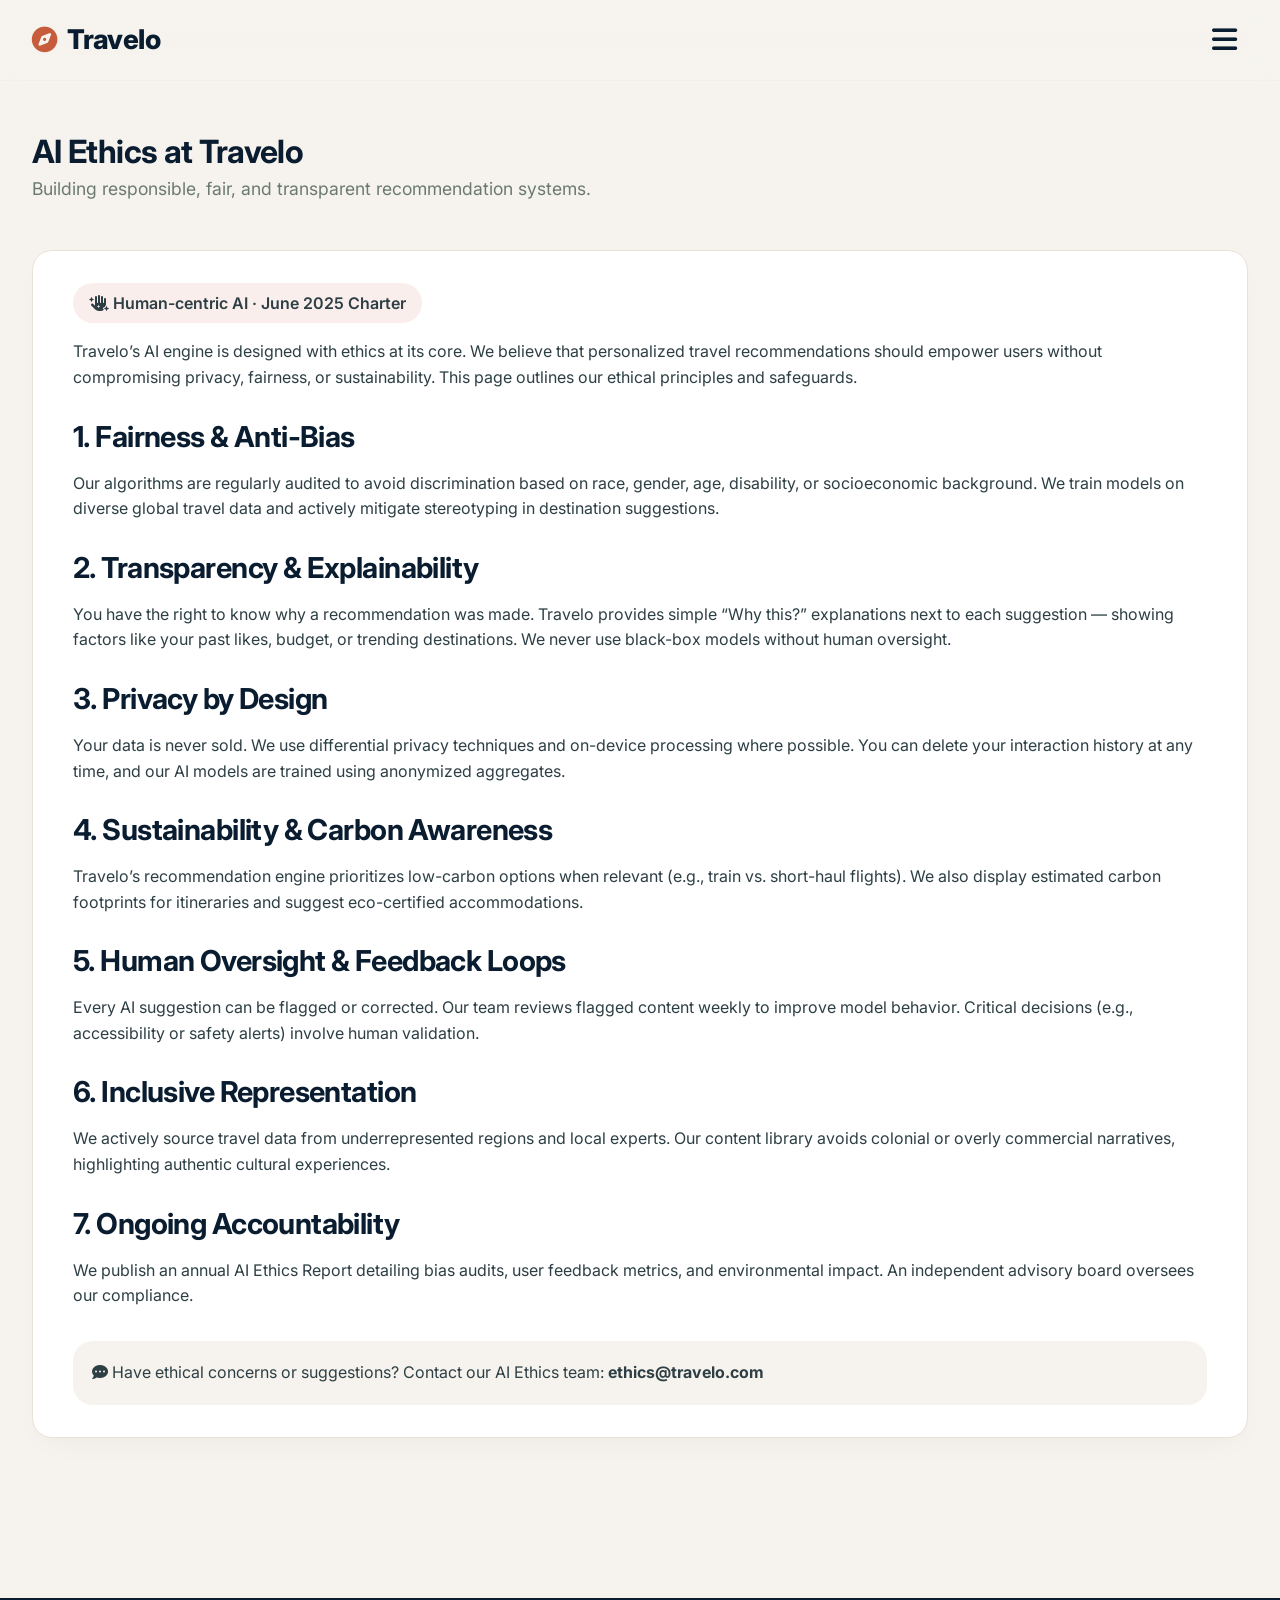
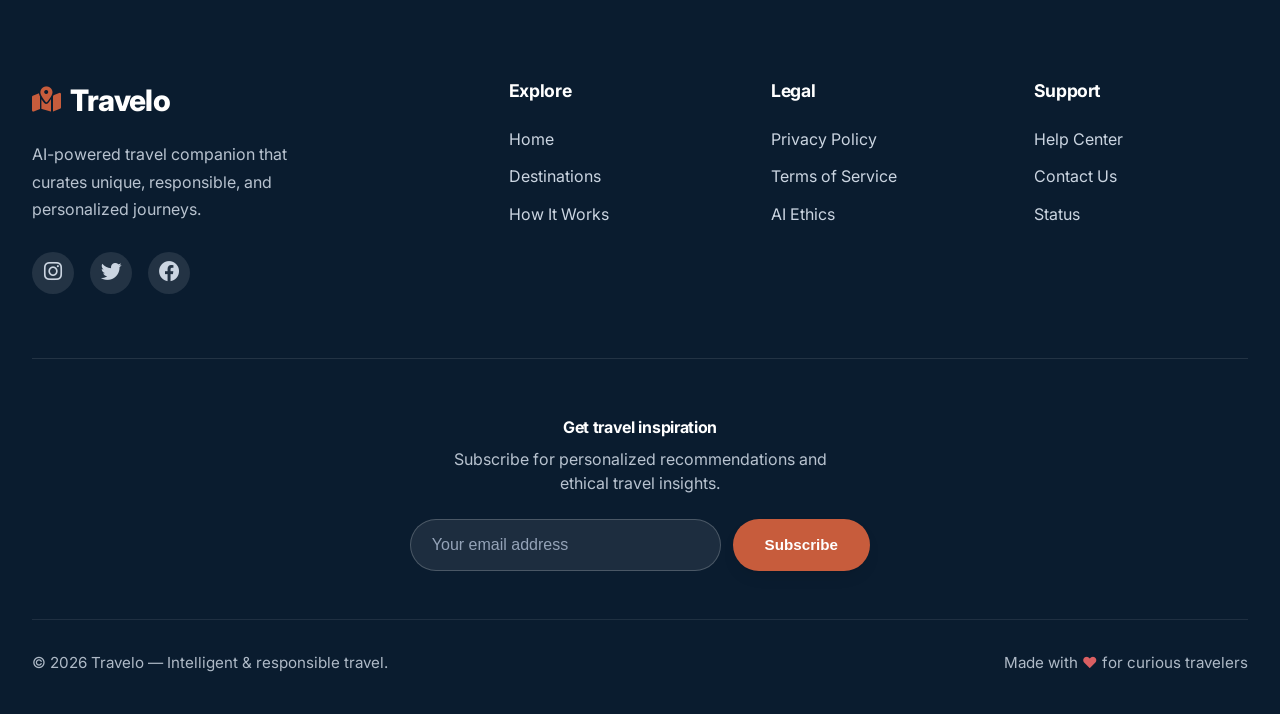
<file: Travelo/frontend/ethics.html>
<!DOCTYPE html>
<html lang="en">
<head>
    <meta charset="UTF-8">
    <meta name="viewport" content="width=device-width, initial-scale=1.0">
    <title>Travelo | AI Ethics</title>
    <link href="https://fonts.googleapis.com/css2?family=Inter:opsz,wght@14..32,300;400;500;600;700;800&display=swap" rel="stylesheet">
    <link rel="stylesheet" href="https://cdnjs.cloudflare.com/ajax/libs/font-awesome/6.0.0-beta3/css/all.min.css">
    <link rel="stylesheet" href="style.css">
    <style>
        .legal-content {
            background: var(--clr-bg-card);
            border-radius: var(--radius-md);
            padding: 2rem 2.5rem;
            box-shadow: 0 12px 30px -12px rgba(0,0,0,0.05);
            border: 1px solid var(--clr-border-light);
        }
        .legal-content h2 { font-size: 1.8rem; margin: 1.5rem 0 0.8rem; color: var(--clr-primary); }
        .legal-content h3 { font-size: 1.3rem; margin: 1.2rem 0 0.6rem; font-weight: 600; }
        .legal-content p, .legal-content li { line-height: 1.6; }
        .ethics-badge { background: rgba(199,92,60,0.1); padding: 0.5rem 1rem; border-radius: 60px; display: inline-block; font-weight: 600; margin-bottom: 1rem; }
        .back-to-top { position: fixed; bottom: 2rem; right: 2rem; background: var(--clr-accent); color: white; width: 48px; height: 48px; border-radius: 60px; display: flex; align-items: center; justify-content: center; font-size: 1.3rem; cursor: pointer; border: none; z-index: 1000; opacity: 0; visibility: hidden; transition: all 0.25s ease; box-shadow: var(--btn-shadow); }
        .back-to-top.show { opacity: 1; visibility: visible; }
        .back-to-top:hover { background: var(--clr-accent-soft); transform: translateY(-4px); }
        @media (max-width: 640px) { .legal-content { padding: 1.5rem; } }
    </style>
</head>
<body>

<header class="header" id="header">
    <div class="container nav-container">
        <a href="index.html" class="logo"><i class="fas fa-compass"></i> Travelo</a>
        <button class="mobile-menu-btn" id="mobileMenuBtn"><i class="fas fa-bars"></i></button>
    </div>
</header>

<div class="drawer-overlay" id="drawerOverlay"></div>
<div class="side-drawer" id="sideDrawer">
    <div class="drawer-header"><span><i class="fas fa-route"></i> Travelo</span><button class="drawer-close-btn" id="drawerCloseBtn"><i class="fas fa-times"></i></button></div>
    <div class="drawer-nav">
        <a href="index.html"><i class="fas fa-home"></i> Home</a>
        <a href="privacy.html"><i class="fas fa-shield-alt"></i> Privacy Policy</a>
        <a href="terms.html"><i class="fas fa-file-contract"></i> Terms of Service</a>
        <a href="ethics.html"><i class="fas fa-robot"></i> AI Ethics</a>
        <a href="support.html"><i class="fas fa-headset"></i> Support</a>
    </div>
    <div class="drawer-footer"><p><i class="fas fa-map-pin"></i> Personalized journeys, responsibly.</p><p>&copy; 2025 Travelo AI</p></div>
</div>

<main>
    <div class="container" style="padding-top: 7rem;">
        <div class="section" style="padding-top: 1rem;">
            <div class="section-header">
                <h1>AI Ethics at Travelo</h1>
                <p>Building responsible, fair, and transparent recommendation systems.</p>
            </div>
            <div class="legal-content">
                <div class="ethics-badge"><i class="fas fa-hand-sparkles"></i> Human-centric AI · June 2025 Charter</div>
                <p>Travelo’s AI engine is designed with ethics at its core. We believe that personalized travel recommendations should empower users without compromising privacy, fairness, or sustainability. This page outlines our ethical principles and safeguards.</p>

                <h2>1. Fairness & Anti-Bias</h2>
                <p>Our algorithms are regularly audited to avoid discrimination based on race, gender, age, disability, or socioeconomic background. We train models on diverse global travel data and actively mitigate stereotyping in destination suggestions.</p>

                <h2>2. Transparency & Explainability</h2>
                <p>You have the right to know why a recommendation was made. Travelo provides simple “Why this?” explanations next to each suggestion — showing factors like your past likes, budget, or trending destinations. We never use black-box models without human oversight.</p>

                <h2>3. Privacy by Design</h2>
                <p>Your data is never sold. We use differential privacy techniques and on-device processing where possible. You can delete your interaction history at any time, and our AI models are trained using anonymized aggregates.</p>

                <h2>4. Sustainability & Carbon Awareness</h2>
                <p>Travelo’s recommendation engine prioritizes low-carbon options when relevant (e.g., train vs. short-haul flights). We also display estimated carbon footprints for itineraries and suggest eco-certified accommodations.</p>

                <h2>5. Human Oversight & Feedback Loops</h2>
                <p>Every AI suggestion can be flagged or corrected. Our team reviews flagged content weekly to improve model behavior. Critical decisions (e.g., accessibility or safety alerts) involve human validation.</p>

                <h2>6. Inclusive Representation</h2>
                <p>We actively source travel data from underrepresented regions and local experts. Our content library avoids colonial or overly commercial narratives, highlighting authentic cultural experiences.</p>

                <h2>7. Ongoing Accountability</h2>
                <p>We publish an annual AI Ethics Report detailing bias audits, user feedback metrics, and environmental impact. An independent advisory board oversees our compliance.</p>

                <p style="margin-top: 2rem; background: #F6F3EE; padding: 1.2rem; border-radius: 20px;"><i class="fas fa-comment-dots"></i> Have ethical concerns or suggestions? Contact our AI Ethics team: <strong>ethics@travelo.com</strong></p>
            </div>
        </div>
    </div>
</footer>

<footer class="footer">
    <div class="container">
        <div class="footer-grid">
            <div class="footer-brand"><div class="logo"><i class="fas fa-map-marked-alt"></i> Travelo</div><p>AI-powered travel companion that curates unique, responsible, and personalized journeys.</p><div class="social-icons"><a href="https://www.instagram.com/travelo708/"><i class="fab fa-instagram"></i></a><a href="https://x.com/travelo_00"><i class="fab fa-twitter"></i></a><a href="https://www.facebook.com/profile.php?id=61564542875358"><i class="fab fa-facebook"></i></a></div></div>
            <div class="footer-links"><h4>Explore</h4><ul><li><a href="index.html">Home</a></li><li><a href="#">Destinations</a></li><li><a href="#">How It Works</a></li></ul></div>
            <div class="footer-links"><h4>Legal</h4><ul><li><a href="privacy.html">Privacy Policy</a></li><li><a href="terms.html">Terms of Service</a></li><li><a href="ethics.html">AI Ethics</a></li></ul></div>
            <div class="footer-links"><h4>Support</h4><ul><li><a href="support.html">Help Center</a></li><li><a href="support.html">Contact Us</a></li><li><a href="#">Status</a></li></ul></div>
        </div>
        <div class="footer-newsletter"><h4>Get travel inspiration</h4><p>Subscribe for personalized recommendations and ethical travel insights.</p><form class="newsletter-form"><input type="email" placeholder="Your email address" required><button type="submit" class="btn btn-primary">Subscribe</button></form></div>
        <div class="footer-bottom"><span>&copy; 2026 Travelo — Intelligent & responsible travel.</span><p>Made with <span style="color: #ff6b6b;">♥</span> for curious travelers</p>
</div>
    </div>
</footer>

<button class="back-to-top" id="backToTop"><i class="fas fa-arrow-up"></i></button>

<script>
    (function() {
        const mobileBtn = document.getElementById('mobileMenuBtn');
        const drawer = document.getElementById('sideDrawer');
        const overlay = document.getElementById('drawerOverlay');
        const closeBtn = document.getElementById('drawerCloseBtn');
        const header = document.getElementById('header');
        const backBtn = document.getElementById('backToTop');
        function openDrawer() { drawer.classList.add('active'); overlay.classList.add('active'); document.body.style.overflow = 'hidden'; }
        function closeDrawer() { drawer.classList.remove('active'); overlay.classList.remove('active'); document.body.style.overflow = ''; }
        if(mobileBtn) mobileBtn.addEventListener('click', openDrawer);
        if(closeBtn) closeBtn.addEventListener('click', closeDrawer);
        if(overlay) overlay.addEventListener('click', closeDrawer);
        window.addEventListener('scroll', () => {
            if(window.scrollY > 80) header.classList.add('scrolled');
            else header.classList.remove('scrolled');
            if(backBtn) { if(window.scrollY > 400) backBtn.classList.add('show'); else backBtn.classList.remove('show'); }
        });
        if(backBtn) backBtn.addEventListener('click', () => window.scrollTo({ top: 0, behavior: 'smooth' }));
        document.addEventListener('keydown', (e) => { if(e.key === 'Escape') closeDrawer(); });
    })();
</script>
</body>
</html>
</file>
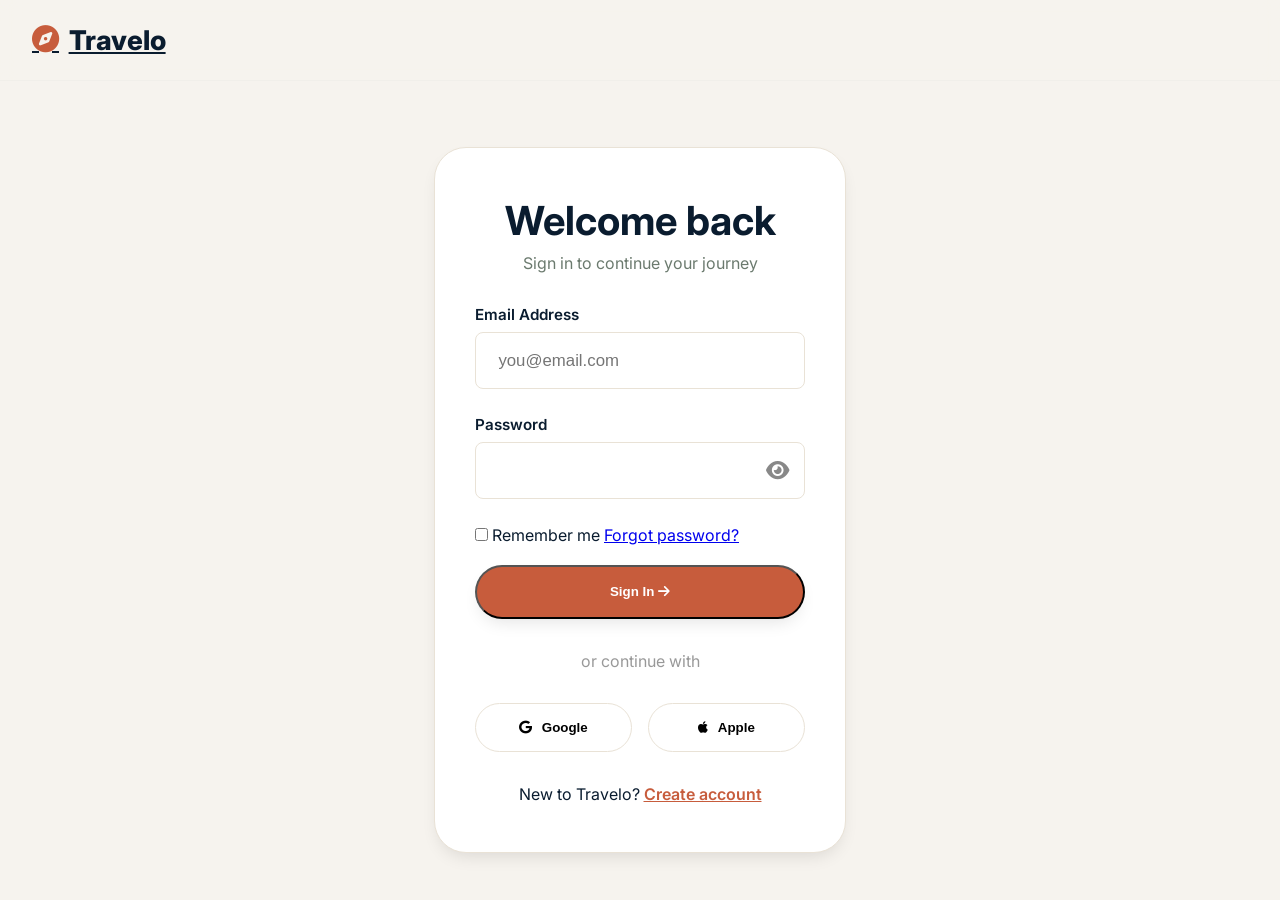
<file: Travelo/frontend/login.html>
<!DOCTYPE html>
<html lang="en">
<head>
    <meta charset="UTF-8">
    <meta name="viewport" content="width=device-width, initial-scale=1.0">
    <title>Login — Travelo</title>
    
    <link rel="preconnect" href="https://fonts.googleapis.com">
    <link rel="preconnect" href="https://fonts.gstatic.com" crossorigin>
    <link href="https://fonts.googleapis.com/css2?family=Inter:opsz,wght@14..32,300;14..32,400;14..32,600;14..32,700;14..32,800&display=swap" rel="stylesheet">
    
    <link rel="stylesheet" href="https://cdnjs.cloudflare.com/ajax/libs/font-awesome/6.4.0/css/all.min.css">
    <link rel="stylesheet" href="auth.css">
</head>
<body>
    <header class="header" id="header">
        <div class="container nav-container">
            <a href="dashboard.html" class="logo">
                <i class="fa-solid fa-compass"></i> Travelo
            </a>
        </div>
    </header>

    <main class="auth-page">
        <div class="auth-container">
            <div class="auth-card">
                <h1>Welcome back</h1>
                <p class="auth-subtitle">Sign in to continue your journey</p>

                <div id="flash-message"></div>

                <form id="login-form">
                    <div class="form-group">
                        <label for="email">Email Address</label>
                        <input type="email" id="email" required placeholder="you@email.com" autocomplete="email">
                    </div>

                    <div class="form-group">
                        <label for="password">Password</label>
                        <div class="password-wrapper">
                            <input type="password" id="password" required autocomplete="current-password">
                            <button type="button" class="toggle-password"><i class="fa-solid fa-eye"></i></button>
                        </div>
                    </div>

                    <div class="form-options">
                        <label class="checkbox-label">
                            <input type="checkbox"> Remember me
                        </label>
                        <a href="#" class="forgot-link">Forgot password?</a>
                    </div>
                    <br>
                    <button type="submit" onclick="login()" class="btn btn-primary full-width">Sign In <i class="fa-solid fa-arrow-right"></i></button>
                </form>

                <div class="auth-divider"><span>or continue with</span></div>

                <div class="social-logins">
                    <button class="social-btn"><i class="fa-brands fa-google"></i> Google</button>
                    <button class="social-btn"><i class="fa-brands fa-apple"></i> Apple</button>
                </div>

                <p class="switch-auth">
                    New to Travelo? <a href="signup.html">Create account</a>
                </p>
            </div>
        </div>
    </main>

    <script src="auth.js"></script>
    <script>
        // Demo login
        document.getElementById('login-form').addEventListener('submit', function(e) {
            e.preventDefault();
            const email = document.getElementById('email').value;
            
            if (email) {
                showFlash('Welcome back! Login successful.', 'success');
                setTimeout(() => {
                    window.location.href = 'dashboard.html';
                }, 1200);
            }
        });

        function showFlash(message, type) {
            const flash = document.getElementById('flash-message');
            flash.innerHTML = `<div class="flash ${type}">${message}</div>`;
        }
    </script>
</body>
</html>
</file>
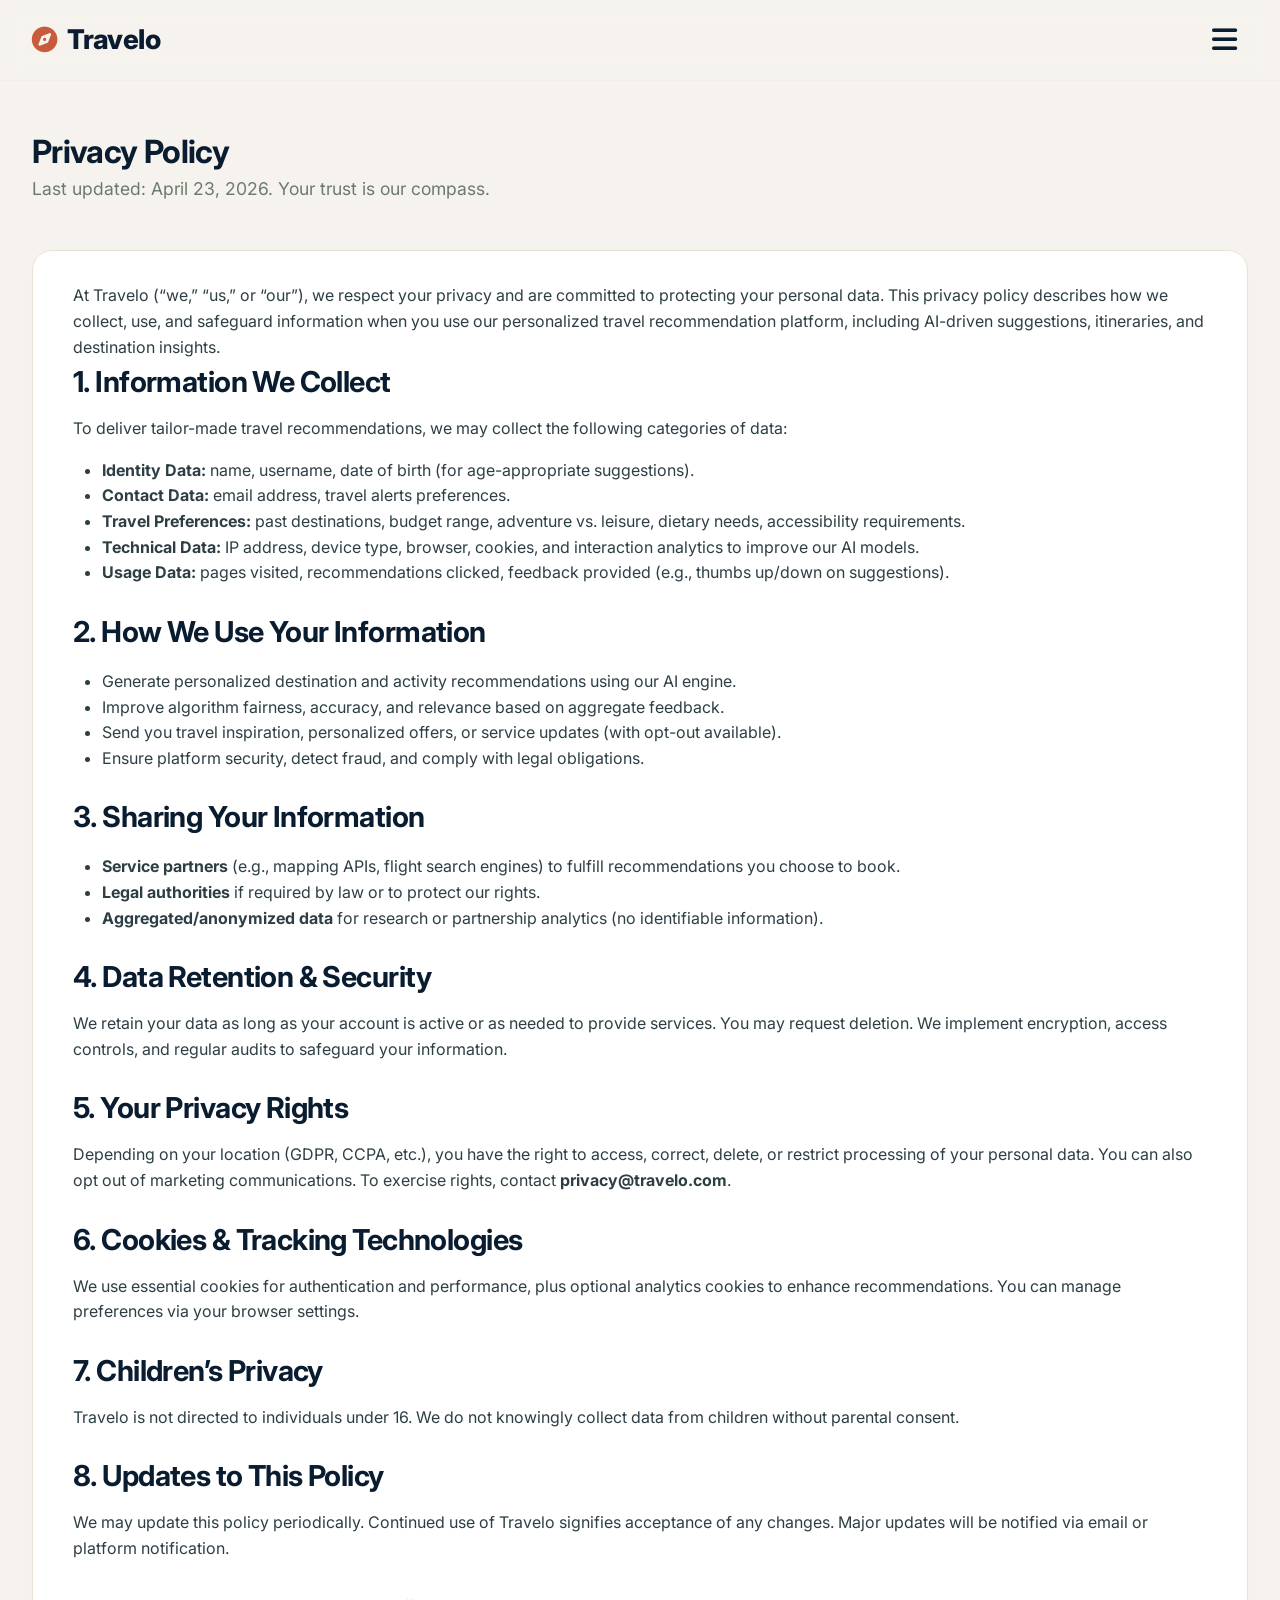
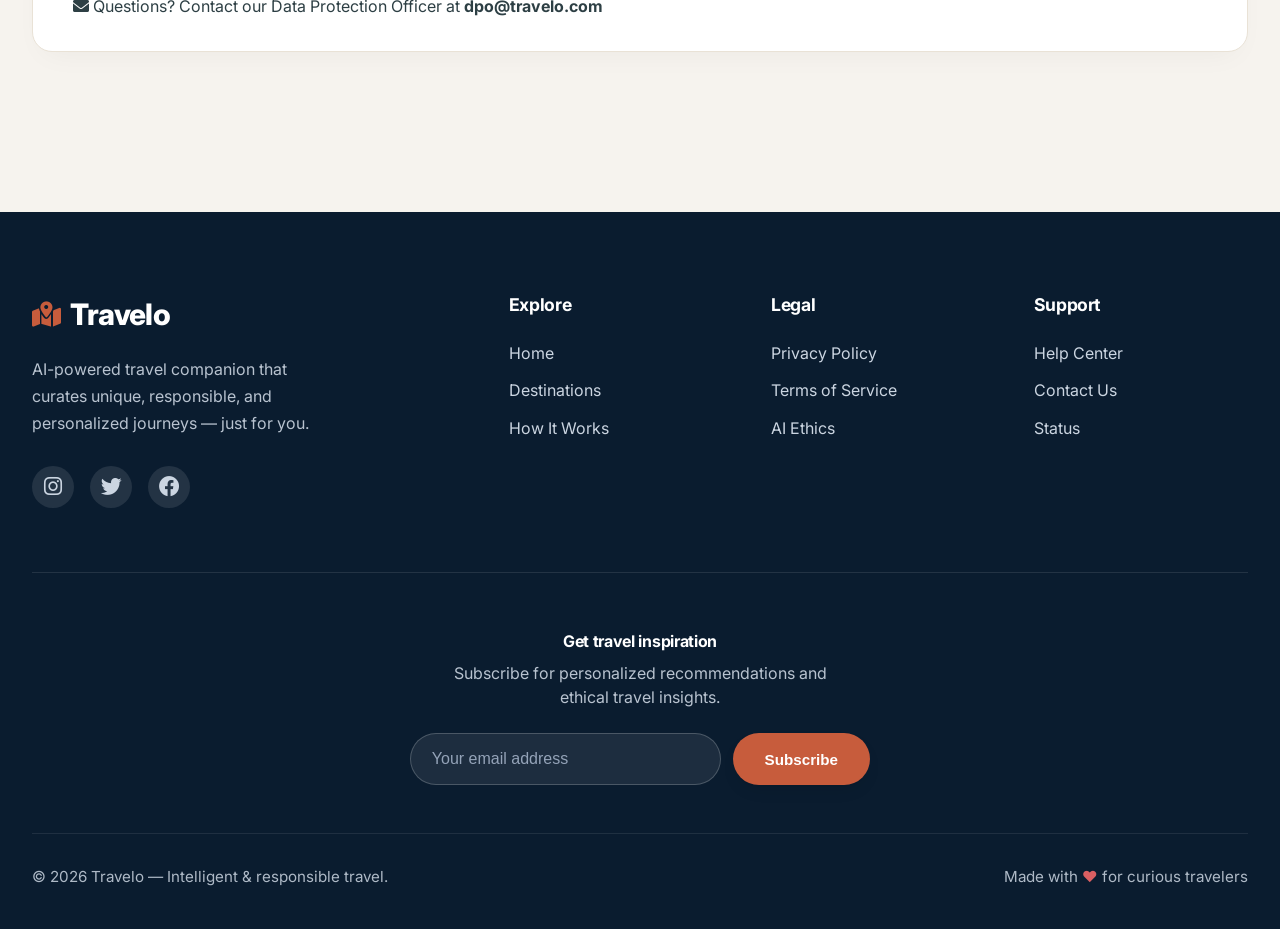
<file: Travelo/frontend/privacy.html>
<!DOCTYPE html>
<html lang="en">
<head>
    <meta charset="UTF-8">
    <meta name="viewport" content="width=device-width, initial-scale=1.0, viewport-fit=cover">
    <title>Travelo | Privacy Policy</title>
    <link href="https://fonts.googleapis.com/css2?family=Inter:opsz,wght@14..32,300;14..32,400;14..32,500;14..32,600;14..32,700;14..32,800&display=swap" rel="stylesheet">
    <link rel="stylesheet" href="https://cdnjs.cloudflare.com/ajax/libs/font-awesome/6.0.0-beta3/css/all.min.css">
    <link rel="stylesheet" href="style.css">
    <style>
        .legal-content {
            background: var(--clr-bg-card);
            border-radius: var(--radius-md);
            padding: 2rem 2.5rem;
            box-shadow: 0 12px 30px -12px rgba(0,0,0,0.05);
            border: 1px solid var(--clr-border-light);
        }
        .legal-content h2 {
            font-size: 1.8rem;
            margin: 1.5rem 0 0.8rem;
            color: var(--clr-primary);
        }
        .legal-content h2:first-of-type { margin-top: 0; }
        .legal-content h3 {
            font-size: 1.3rem;
            margin: 1.2rem 0 0.6rem;
            font-weight: 600;
            color: var(--clr-text-heading);
        }
        .legal-content p, .legal-content li {
            line-height: 1.6;
            color: var(--clr-text-main);
        }
        .legal-content ul, .legal-content ol {
            margin: 1rem 0 1rem 1.8rem;
        }
        .back-to-top {
            position: fixed;
            bottom: 2rem;
            right: 2rem;
            background: var(--clr-accent);
            color: white;
            width: 48px;
            height: 48px;
            border-radius: 60px;
            display: flex;
            align-items: center;
            justify-content: center;
            font-size: 1.3rem;
            cursor: pointer;
            border: none;
            z-index: 1000;
            opacity: 0;
            visibility: hidden;
            transition: all 0.25s ease;
            box-shadow: var(--btn-shadow);
        }
        .back-to-top.show { opacity: 1; visibility: visible; }
        .back-to-top:hover {
            background: var(--clr-accent-soft);
            transform: translateY(-4px);
        }
        @media (max-width: 640px) {
            .legal-content { padding: 1.5rem; }
            .legal-content h2 { font-size: 1.5rem; }
        }
    </style>
</head>
<body>

<header class="header" id="header">
    <div class="container nav-container">
        <a href="index.html" class="logo"><i class="fas fa-compass"></i> Travelo</a>
        <button class="mobile-menu-btn" id="mobileMenuBtn" aria-label="Menu"><i class="fas fa-bars"></i></button>
    </div>
</header>

<div class="drawer-overlay" id="drawerOverlay"></div>
<div class="side-drawer" id="sideDrawer">
    <div class="drawer-header">
        <span><i class="fas fa-route"></i> Travelo</span>
        <button class="drawer-close-btn" id="drawerCloseBtn"><i class="fas fa-times"></i></button>
    </div>
    <div class="drawer-nav">
        <a href="index.html"><i class="fas fa-home"></i> Home</a>
        <a href="privacy.html"><i class="fas fa-shield-alt"></i> Privacy Policy</a>
        <a href="terms.html"><i class="fas fa-file-contract"></i> Terms of Service</a>
        <a href="ethics.html"><i class="fas fa-robot"></i> AI Ethics</a>
        <a href="support.html"><i class="fas fa-headset"></i> Support</a>
    </div>
    <div class="drawer-footer">
        <p><i class="fas fa-map-pin"></i> Personalized journeys, responsibly.</p>
        <p style="margin-top: 10px;">&copy; 2025 Travelo AI</p>
    </div>
</div>

<main>
    <div class="container" style="padding-top: 7rem;">
        <div class="section" style="padding-top: 1rem;">
            <div class="section-header">
                <h1>Privacy Policy</h1>
                <p>Last updated: April 23, 2026. Your trust is our compass.</p>
            </div>
            <div class="legal-content">
                <p>At Travelo (“we,” “us,” or “our”), we respect your privacy and are committed to protecting your personal data. This privacy policy describes how we collect, use, and safeguard information when you use our personalized travel recommendation platform, including AI-driven suggestions, itineraries, and destination insights.</p>

                <h2>1. Information We Collect</h2>
                <p>To deliver tailor-made travel recommendations, we may collect the following categories of data:</p>
                <ul>
                    <li><strong>Identity Data:</strong> name, username, date of birth (for age-appropriate suggestions).</li>
                    <li><strong>Contact Data:</strong> email address, travel alerts preferences.</li>
                    <li><strong>Travel Preferences:</strong> past destinations, budget range, adventure vs. leisure, dietary needs, accessibility requirements.</li>
                    <li><strong>Technical Data:</strong> IP address, device type, browser, cookies, and interaction analytics to improve our AI models.</li>
                    <li><strong>Usage Data:</strong> pages visited, recommendations clicked, feedback provided (e.g., thumbs up/down on suggestions).</li>
                </ul>

                <h2>2. How We Use Your Information</h2>
                <ul>
                    <li>Generate personalized destination and activity recommendations using our AI engine.</li>
                    <li>Improve algorithm fairness, accuracy, and relevance based on aggregate feedback.</li>
                    <li>Send you travel inspiration, personalized offers, or service updates (with opt-out available).</li>
                    <li>Ensure platform security, detect fraud, and comply with legal obligations.</li>
                </ul>

                <h2>3. Sharing Your Information</h2>
                <ul>
                    <li><strong>Service partners</strong> (e.g., mapping APIs, flight search engines) to fulfill recommendations you choose to book.</li>
                    <li><strong>Legal authorities</strong> if required by law or to protect our rights.</li>
                    <li><strong>Aggregated/anonymized data</strong> for research or partnership analytics (no identifiable information).</li>
                </ul>

                <h2>4. Data Retention & Security</h2>
                <p>We retain your data as long as your account is active or as needed to provide services. You may request deletion. We implement encryption, access controls, and regular audits to safeguard your information.</p>

                <h2>5. Your Privacy Rights</h2>
                <p>Depending on your location (GDPR, CCPA, etc.), you have the right to access, correct, delete, or restrict processing of your personal data. You can also opt out of marketing communications. To exercise rights, contact <strong>privacy@travelo.com</strong>.</p>

                <h2>6. Cookies & Tracking Technologies</h2>
                <p>We use essential cookies for authentication and performance, plus optional analytics cookies to enhance recommendations. You can manage preferences via your browser settings.</p>

                <h2>7. Children’s Privacy</h2>
                <p>Travelo is not directed to individuals under 16. We do not knowingly collect data from children without parental consent.</p>

                <h2>8. Updates to This Policy</h2>
                <p>We may update this policy periodically. Continued use of Travelo signifies acceptance of any changes. Major updates will be notified via email or platform notification.</p>

                <p style="margin-top: 2rem;"><i class="fas fa-envelope"></i> Questions? Contact our Data Protection Officer at <strong>dpo@travelo.com</strong></p>
            </div>
        </div>
    </div>
</main>

<footer class="footer">
    <div class="container">
        <div class="footer-grid">
            <div class="footer-brand">
                <div class="logo"><i class="fas fa-map-marked-alt"></i> Travelo</div>
                <p>AI-powered travel companion that curates unique, responsible, and personalized journeys — just for you.</p>
                <div class="social-icons">
                    <a href="https://www.instagram.com/travelo708/"><i class="fab fa-instagram"></i></a>
                    <a href="https://x.com/travelo_00"><i class="fab fa-twitter"></i></a>
                    <a href="https://www.facebook.com/profile.php?id=61564542875358"><i class="fab fa-facebook"></i></a>
                </div>
            </div>
            <div class="footer-links">
                <h4>Explore</h4>
                <ul><li><a href="index.html">Home</a></li><li><a href="#">Destinations</a></li><li><a href="#">How It Works</a></li></ul>
            </div>
            <div class="footer-links">
                <h4>Legal</h4>
                <ul><li><a href="privacy.html">Privacy Policy</a></li><li><a href="terms.html">Terms of Service</a></li><li><a href="ethics.html">AI Ethics</a></li></ul>
            </div>
            <div class="footer-links">
                <h4>Support</h4>
                <ul><li><a href="support.html">Help Center</a></li><li><a href="support.html">Contact Us</a></li><li><a href="#">Status</a></li></ul>
            </div>
        </div>
        <div class="footer-newsletter">
            <h4>Get travel inspiration</h4>
            <p>Subscribe for personalized recommendations and ethical travel insights.</p>
            <form class="newsletter-form">
                <input type="email" placeholder="Your email address" required>
                <button type="submit" class="btn btn-primary">Subscribe</button>
            </form>
        </div>
        <div class="footer-bottom">
            <span>&copy; 2026 Travelo — Intelligent & responsible travel.</span>
            <p>Made with <span style="color: #ff6b6b;">♥</span> for curious travelers</p>
        </div>
    </div>
</footer>

<button class="back-to-top" id="backToTop" aria-label="Back to top"><i class="fas fa-arrow-up"></i></button>

<script>
    (function() {
        const mobileBtn = document.getElementById('mobileMenuBtn');
        const drawer = document.getElementById('sideDrawer');
        const overlay = document.getElementById('drawerOverlay');
        const closeBtn = document.getElementById('drawerCloseBtn');
        const header = document.getElementById('header');
        const backBtn = document.getElementById('backToTop');
        function openDrawer() { drawer.classList.add('active'); overlay.classList.add('active'); document.body.style.overflow = 'hidden'; }
        function closeDrawer() { drawer.classList.remove('active'); overlay.classList.remove('active'); document.body.style.overflow = ''; }
        if(mobileBtn) mobileBtn.addEventListener('click', openDrawer);
        if(closeBtn) closeBtn.addEventListener('click', closeDrawer);
        if(overlay) overlay.addEventListener('click', closeDrawer);
        window.addEventListener('scroll', () => {
            if(window.scrollY > 80) header.classList.add('scrolled');
            else header.classList.remove('scrolled');
            if(backBtn) { if(window.scrollY > 400) backBtn.classList.add('show'); else backBtn.classList.remove('show'); }
        });
        if(backBtn) backBtn.addEventListener('click', () => window.scrollTo({ top: 0, behavior: 'smooth' }));
        document.addEventListener('keydown', (e) => { if(e.key === 'Escape') closeDrawer(); });
    })();
</script>
</body>
</html>
</file>
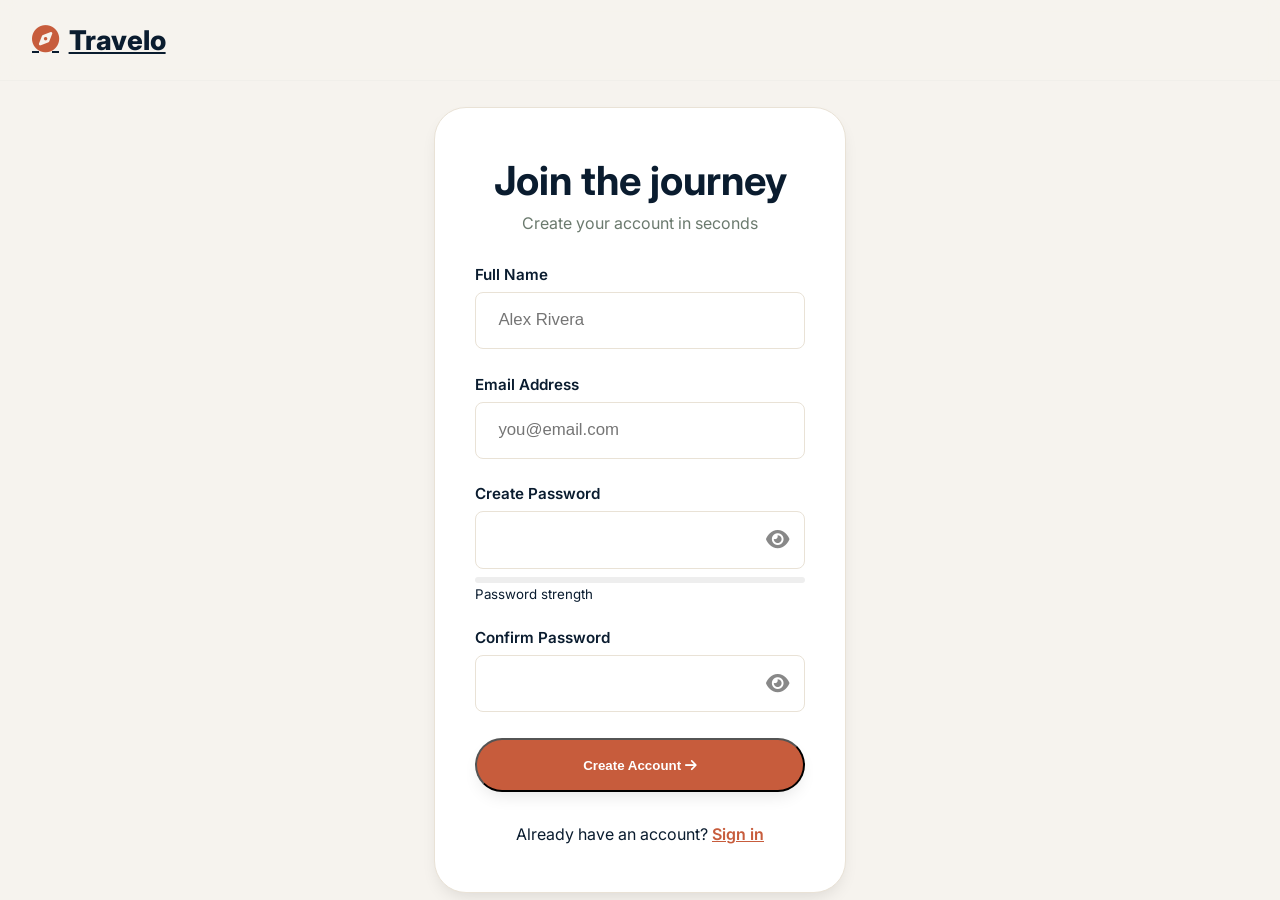
<file: Travelo/frontend/signup.html>
<!DOCTYPE html>
<html lang="en">
<head>
    <meta charset="UTF-8">
    <meta name="viewport" content="width=device-width, initial-scale=1.0">
    <title>Sign Up — Travelo</title>
    
    <link rel="preconnect" href="https://fonts.googleapis.com">
    <link rel="preconnect" href="https://fonts.gstatic.com" crossorigin>
    <link href="https://fonts.googleapis.com/css2?family=Inter:opsz,wght@14..32,300;14..32,400;14..32,600;14..32,700;14..32,800&display=swap" rel="stylesheet">
    
    <link rel="stylesheet" href="https://cdnjs.cloudflare.com/ajax/libs/font-awesome/6.4.0/css/all.min.css">
    <link rel="stylesheet" href="auth.css">
</head>
<body>
    <header class="header" id="header">
        <div class="container nav-container">
            <a href="dashboard.html" class="logo">
                <i class="fa-solid fa-compass"></i> Travelo
            </a>
        </div>
    </header>

    <main class="auth-page">
        <div class="auth-container">
            <div class="auth-card">
                <h1>Join the journey</h1>
                <p class="auth-subtitle">Create your account in seconds</p>

                <div id="flash-message"></div>

                <form id="signup-form">
                    <div class="form-group">
                        <label for="name">Full Name</label>
                        <input type="text" id="name" required placeholder="Alex Rivera">
                    </div>

                    <div class="form-group">
                        <label for="email">Email Address</label>
                        <input type="email" id="email" required placeholder="you@email.com">
                    </div>

                    <div class="form-group">
                        <label for="password">Create Password</label>
                        <div class="password-wrapper">
                            <input type="password" id="password" required>
                            <button type="button" class="toggle-password"><i class="fa-solid fa-eye"></i></button>
                        </div>
                        <div class="strength-container">
                            <div class="strength-meter"><div id="strength-bar" class="strength-bar"></div></div>
                            <small id="strength-text" class="strength-text">Password strength</small>
                        </div>
                    </div>

                    <div class="form-group">
                        <label for="confirm_password">Confirm Password</label>
                        <div class="password-wrapper">
                            <input type="password" id="confirm_password" required>
                            <button type="button" class="toggle-password"><i class="fa-solid fa-eye"></i></button>
                        </div>
                    </div>

                    <button type="submit" onclick="signup()" class="btn btn-primary full-width">Create Account <i class="fa-solid fa-arrow-right"></i></button>
                </form>

                <p class="switch-auth">
                    Already have an account? <a href="login.html">Sign in</a>
                </p>
            </div>
        </div>
    </main>

    <script src="auth.js"></script>
    <script>
        // Demo signup
        document.getElementById('signup-form').addEventListener('submit', function(e) {
            e.preventDefault();
            const password = document.getElementById('password').value;
            const confirm = document.getElementById('confirm_password').value;

            if (password !== confirm) {
                showFlash('Passwords do not match.', 'error');
                return;
            }
            if (password.length < 8) {
                showFlash('Password must be at least 8 characters long.', 'error');
                return;
            }

            showFlash('Account created successfully!', 'success');
            setTimeout(() => {
                window.location.href = 'login.html';
            }, 1500);
        });

        function showFlash(message, type) {
            const flash = document.getElementById('flash-message');
            flash.innerHTML = `<div class="flash ${type}">${message}</div>`;
        }
    </script>
</body>
</html>
</file>
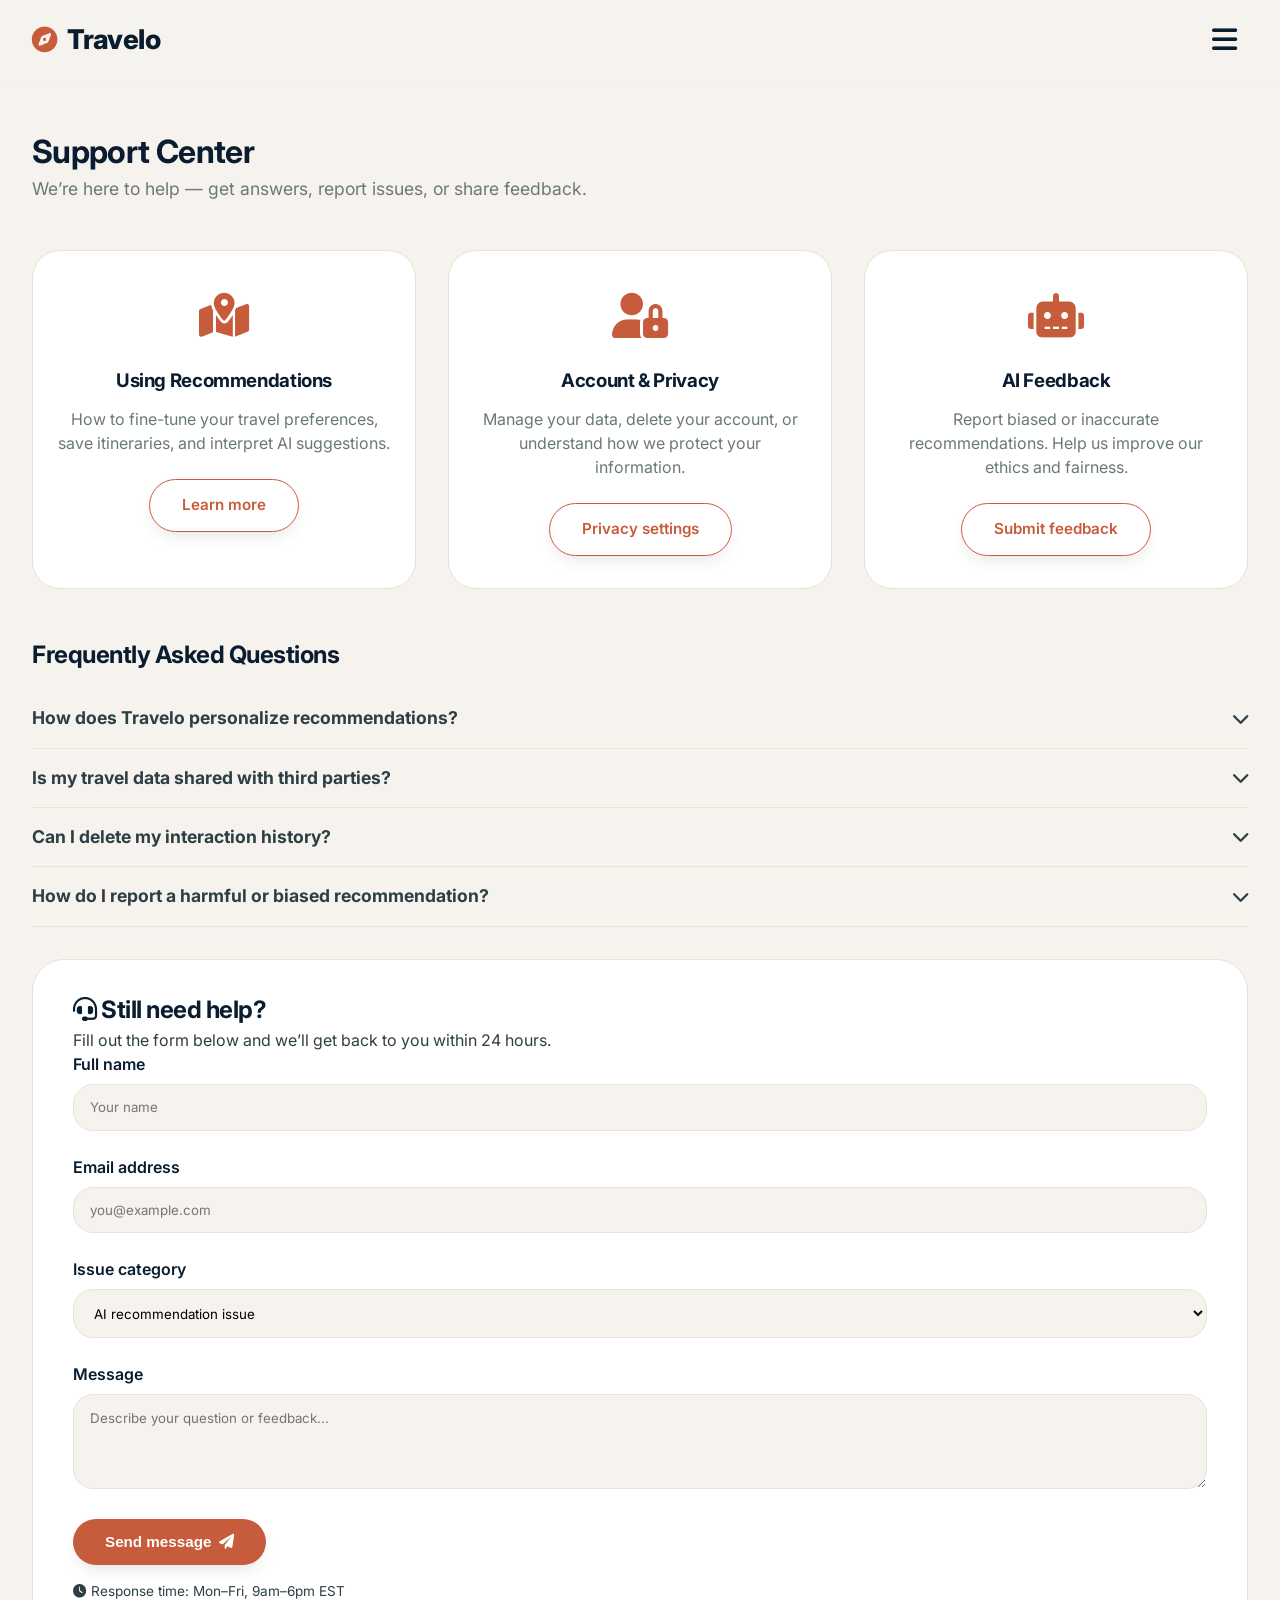
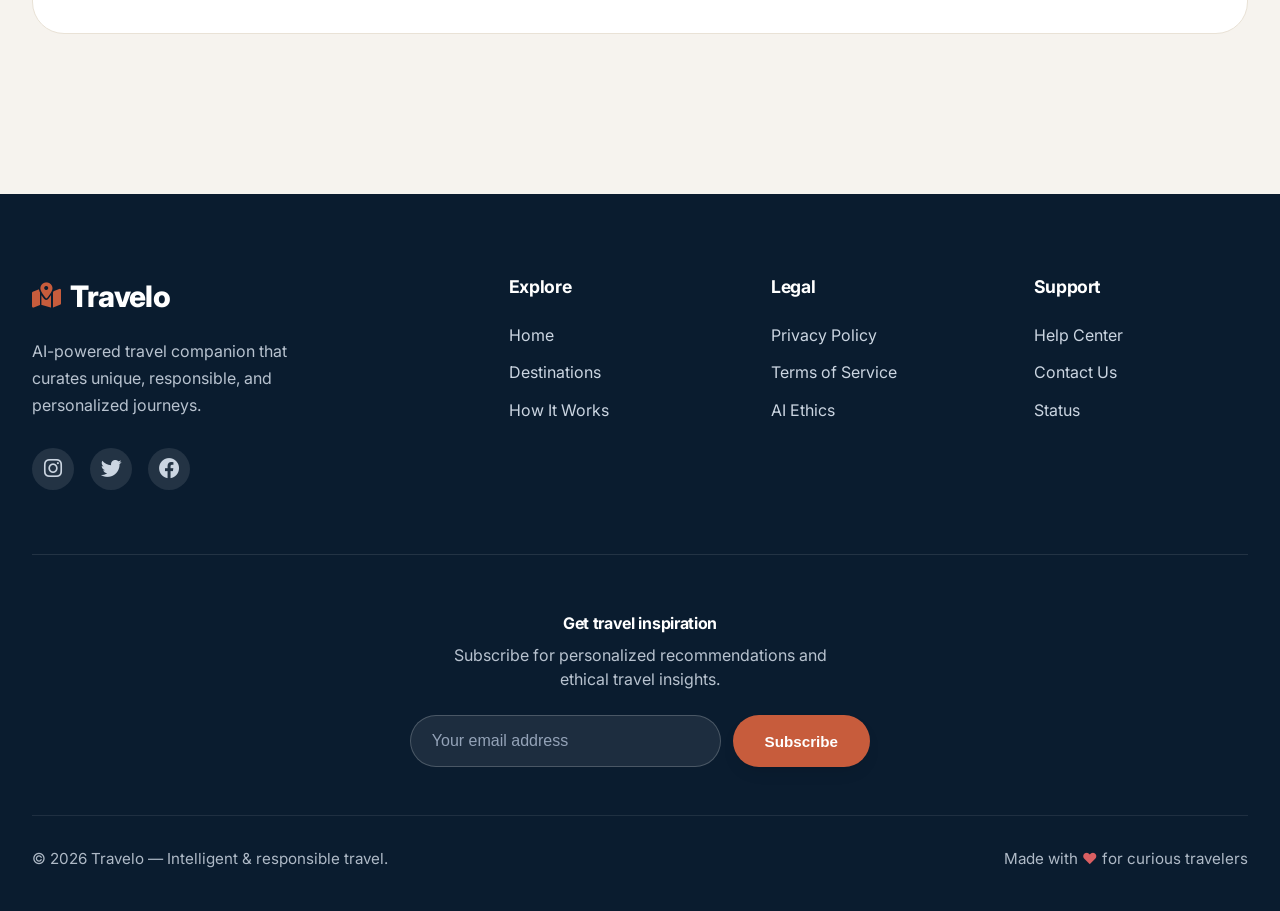
<file: Travelo/frontend/support.html>
<!DOCTYPE html>
<html lang="en">
<head>
    <meta charset="UTF-8">
    <meta name="viewport" content="width=device-width, initial-scale=1.0">
    <title>Travelo | Support & Help Center</title>
    <link href="https://fonts.googleapis.com/css2?family=Inter:opsz,wght@14..32,300;400;500;600;700;800&display=swap" rel="stylesheet">
    <link rel="stylesheet" href="https://cdnjs.cloudflare.com/ajax/libs/font-awesome/6.0.0-beta3/css/all.min.css">
    <link rel="stylesheet" href="style.css">
    <style>
        .support-grid {
            display: grid;
            grid-template-columns: repeat(auto-fit, minmax(280px, 1fr));
            gap: 2rem;
            margin: 2rem 0 3rem;
        }
        .support-card {
            background: var(--clr-bg-card);
            border-radius: 28px;
            padding: 2rem 1.5rem;
            text-align: center;
            transition: transform 0.25s ease, box-shadow 0.25s;
            border: 1px solid var(--clr-border-light);
        }
        .support-card:hover { transform: translateY(-8px); box-shadow: 0 20px 30px -15px rgba(0,0,0,0.08); }
        .support-icon { font-size: 2.8rem; color: var(--clr-accent); margin-bottom: 1rem; }
        .support-card h3 { margin-bottom: 0.75rem; }
        .support-card p { color: var(--clr-text-muted); margin-bottom: 1.5rem; }
        .contact-form {
            background: var(--clr-bg-card);
            border-radius: 32px;
            padding: 2rem 2.5rem;
            margin-top: 2rem;
            border: 1px solid var(--clr-border-light);
        }
        .form-group { margin-bottom: 1.5rem; }
        .form-group label { display: block; font-weight: 600; margin-bottom: 0.5rem; color: var(--clr-text-heading); }
        .form-group input, .form-group select, .form-group textarea {
            width: 100%;
            padding: 0.9rem 1rem;
            border: 1px solid var(--clr-border-light);
            border-radius: 20px;
            font-family: var(--font-main);
            background: var(--clr-bg-main);
            transition: 0.2s;
        }
        .form-group input:focus, .form-group textarea:focus { outline: none; border-color: var(--clr-accent); box-shadow: 0 0 0 3px rgba(199,92,60,0.2); }
        .faq-item {
            border-bottom: 1px solid var(--clr-border-light);
            padding: 1rem 0;
        }
        .faq-question { font-weight: 700; font-size: 1.1rem; cursor: pointer; display: flex; justify-content: space-between; align-items: center; }
        .faq-question i { transition: transform 0.2s; }
        .faq-answer { max-height: 0; overflow: hidden; transition: max-height 0.3s ease; color: var(--clr-text-muted); padding: 0; }
        .faq-item.active .faq-answer { max-height: 200px; padding-top: 0.75rem; }
        .faq-item.active .faq-question i { transform: rotate(180deg); }
        .back-to-top { position: fixed; bottom: 2rem; right: 2rem; background: var(--clr-accent); color: white; width: 48px; height: 48px; border-radius: 60px; display: flex; align-items: center; justify-content: center; cursor: pointer; border: none; z-index: 1000; opacity: 0; visibility: hidden; transition: all 0.25s ease; box-shadow: var(--btn-shadow); }
        .back-to-top.show { opacity: 1; visibility: visible; }
        @media (max-width: 640px) { .contact-form { padding: 1.5rem; } }
    </style>
</head>
<body>

<header class="header" id="header">
    <div class="container nav-container">
        <a href="index.html" class="logo"><i class="fas fa-compass"></i> Travelo</a>
        <button class="mobile-menu-btn" id="mobileMenuBtn"><i class="fas fa-bars"></i></button>
    </div>
</header>

<div class="drawer-overlay" id="drawerOverlay"></div>
<div class="side-drawer" id="sideDrawer">
    <div class="drawer-header"><span><i class="fas fa-route"></i> Travelo</span><button class="drawer-close-btn" id="drawerCloseBtn"><i class="fas fa-times"></i></button></div>
    <div class="drawer-nav">
        <a href="index.html"><i class="fas fa-home"></i> Home</a>
        <a href="privacy.html"><i class="fas fa-shield-alt"></i> Privacy Policy</a>
        <a href="terms.html"><i class="fas fa-file-contract"></i> Terms of Service</a>
        <a href="ethics.html"><i class="fas fa-robot"></i> AI Ethics</a>
        <a href="support.html"><i class="fas fa-headset"></i> Support</a>
    </div>
    <div class="drawer-footer"><p><i class="fas fa-map-pin"></i> Personalized journeys, responsibly.</p><p>&copy; 2025 Travelo AI</p></div>
</div>

<main>
    <div class="container" style="padding-top: 7rem;">
        <div class="section" style="padding-top: 1rem;">
            <div class="section-header">
                <h1>Support Center</h1>
                <p>We’re here to help — get answers, report issues, or share feedback.</p>
            </div>

            <div class="support-grid">
                <div class="support-card">
                    <div class="support-icon"><i class="fas fa-map-marked-alt"></i></div>
                    <h3>Using Recommendations</h3>
                    <p>How to fine-tune your travel preferences, save itineraries, and interpret AI suggestions.</p>
                    <a href="#" class="btn btn-outline" style="background: transparent; border-color: var(--clr-accent); color: var(--clr-accent);">Learn more</a>
                </div>
                <div class="support-card">
                    <div class="support-icon"><i class="fas fa-user-lock"></i></div>
                    <h3>Account & Privacy</h3>
                    <p>Manage your data, delete your account, or understand how we protect your information.</p>
                    <a href="privacy.html" class="btn btn-outline" style="background: transparent; border-color: var(--clr-accent); color: var(--clr-accent);">Privacy settings</a>
                </div>
                <div class="support-card">
                    <div class="support-icon"><i class="fas fa-robot"></i></div>
                    <h3>AI Feedback</h3>
                    <p>Report biased or inaccurate recommendations. Help us improve our ethics and fairness.</p>
                    <a href="#" class="btn btn-outline" style="background: transparent; border-color: var(--clr-accent); color: var(--clr-accent);">Submit feedback</a>
                </div>
            </div>

            <h2 style="margin: 2rem 0 1rem;">Frequently Asked Questions</h2>
            <div class="faq-list">
                <div class="faq-item">
                    <div class="faq-question">How does Travelo personalize recommendations? <i class="fas fa-chevron-down"></i></div>
                    <div class="faq-answer">We use a hybrid AI model that analyzes your stated preferences (budget, interests, past trips) and anonymized behavioral signals. The more you interact, the better the suggestions become.</div>
                </div>
                <div class="faq-item">
                    <div class="faq-question">Is my travel data shared with third parties? <i class="fas fa-chevron-down"></i></div>
                    <div class="faq-answer">No. We never sell personal data. Limited data may be shared only with your explicit consent (e.g., to book a flight via partner API). See our Privacy Policy for full details.</div>
                </div>
                <div class="faq-item">
                    <div class="faq-question">Can I delete my interaction history? <i class="fas fa-chevron-down"></i></div>
                    <div class="faq-answer">Yes. Go to Account Settings → Privacy → Delete History. You can also request full account deletion by emailing support@travelo.com.</div>
                </div>
                <div class="faq-item">
                    <div class="faq-question">How do I report a harmful or biased recommendation? <i class="fas fa-chevron-down"></i></div>
                    <div class="faq-answer">Click the “Report” button next to any recommendation or contact ethics@travelo.com. Our team reviews all reports within 5 business days.</div>
                </div>
            </div>

            <div class="contact-form">
                <h2><i class="fas fa-headset"></i> Still need help?</h2>
                <p>Fill out the form below and we’ll get back to you within 24 hours.</p>
                <form id="supportForm">
                    <div class="form-group"><label>Full name</label><input type="text" placeholder="Your name" required></div>
                    <div class="form-group"><label>Email address</label><input type="email" placeholder="you@example.com" required></div>
                    <div class="form-group"><label>Issue category</label><select><option>AI recommendation issue</option><option>Account / login</option><option>Privacy concern</option><option>Billing / partnership</option><option>Other</option></select></div>
                    <div class="form-group"><label>Message</label><textarea rows="4" placeholder="Describe your question or feedback..."></textarea></div>
                    <button type="submit" class="btn btn-primary">Send message <i class="fas fa-paper-plane"></i></button>
                </form>
                <p class="form-note" style="margin-top: 1rem; font-size: 0.85rem;"><i class="fas fa-clock"></i> Response time: Mon–Fri, 9am–6pm EST</p>
            </div>
        </div>
    </div>
</main>

<footer class="footer">
    <div class="container">
        <div class="footer-grid">
            <div class="footer-brand"><div class="logo"><i class="fas fa-map-marked-alt"></i> Travelo</div><p>AI-powered travel companion that curates unique, responsible, and personalized journeys.</p><div class="social-icons"><a href="https://www.instagram.com/travelo708/"><i class="fab fa-instagram"></i></a><a href="https://x.com/travelo_00"><i class="fab fa-twitter"></i></a><a href="https://www.facebook.com/profile.php?id=61564542875358"><i class="fab fa-facebook"></i></a></div></div>
            <div class="footer-links"><h4>Explore</h4><ul><li><a href="index.html">Home</a></li><li><a href="#">Destinations</a></li><li><a href="#">How It Works</a></li></ul></div>
            <div class="footer-links"><h4>Legal</h4><ul><li><a href="privacy.html">Privacy Policy</a></li><li><a href="terms.html">Terms of Service</a></li><li><a href="ethics.html">AI Ethics</a></li></ul></div>
            <div class="footer-links"><h4>Support</h4><ul><li><a href="support.html">Help Center</a></li><li><a href="support.html">Contact Us</a></li><li><a href="#">Status</a></li></ul></div>
        </div>
        <div class="footer-newsletter"><h4>Get travel inspiration</h4><p>Subscribe for personalized recommendations and ethical travel insights.</p><form class="newsletter-form"><input type="email" placeholder="Your email address" required><button type="submit" class="btn btn-primary">Subscribe</button></form></div>
        <div class="footer-bottom"><span>&copy; 2026 Travelo — Intelligent & responsible travel.</span><p>Made with <span style="color: #ff6b6b;">♥</span> for curious travelers</p>
</div>
    </div>
</footer>

<button class="back-to-top" id="backToTop"><i class="fas fa-arrow-up"></i></button>

<script>
    (function() {
        const mobileBtn = document.getElementById('mobileMenuBtn');
        const drawer = document.getElementById('sideDrawer');
        const overlay = document.getElementById('drawerOverlay');
        const closeBtn = document.getElementById('drawerCloseBtn');
        const header = document.getElementById('header');
        const backBtn = document.getElementById('backToTop');
        function openDrawer() { drawer.classList.add('active'); overlay.classList.add('active'); document.body.style.overflow = 'hidden'; }
        function closeDrawer() { drawer.classList.remove('active'); overlay.classList.remove('active'); document.body.style.overflow = ''; }
        if(mobileBtn) mobileBtn.addEventListener('click', openDrawer);
        if(closeBtn) closeBtn.addEventListener('click', closeDrawer);
        if(overlay) overlay.addEventListener('click', closeDrawer);
        window.addEventListener('scroll', () => {
            if(window.scrollY > 80) header.classList.add('scrolled');
            else header.classList.remove('scrolled');
            if(backBtn) { if(window.scrollY > 400) backBtn.classList.add('show'); else backBtn.classList.remove('show'); }
        });
        if(backBtn) backBtn.addEventListener('click', () => window.scrollTo({ top: 0, behavior: 'smooth' }));
        document.addEventListener('keydown', (e) => { if(e.key === 'Escape') closeDrawer(); });

        // FAQ accordion
        document.querySelectorAll('.faq-question').forEach(q => {
            q.addEventListener('click', () => {
                const parent = q.closest('.faq-item');
                parent.classList.toggle('active');
            });
        });
        // Simple form alert
        const form = document.getElementById('supportForm');
        if(form) form.addEventListener('submit', (e) => { e.preventDefault(); alert('Thank you! Our support team will reply shortly.'); form.reset(); });
    })();
</script>
</body>
</html>
</file>
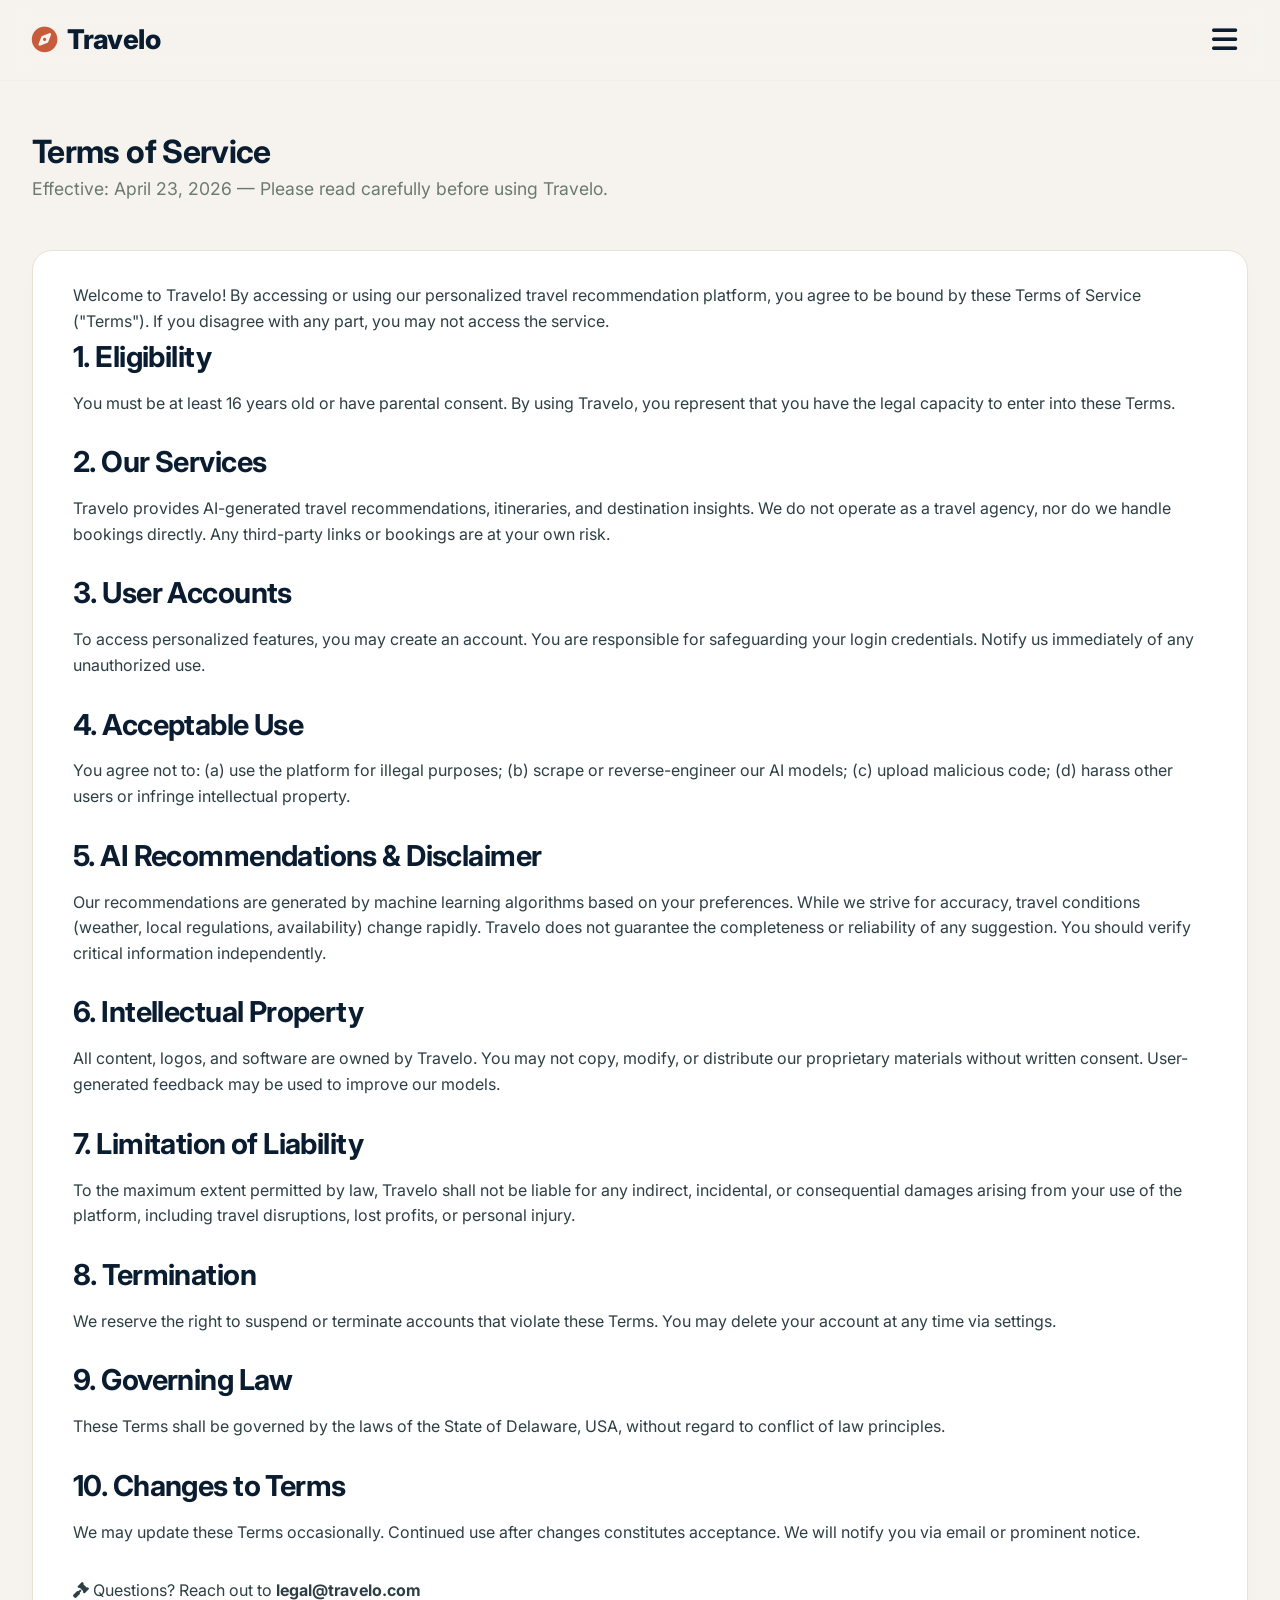
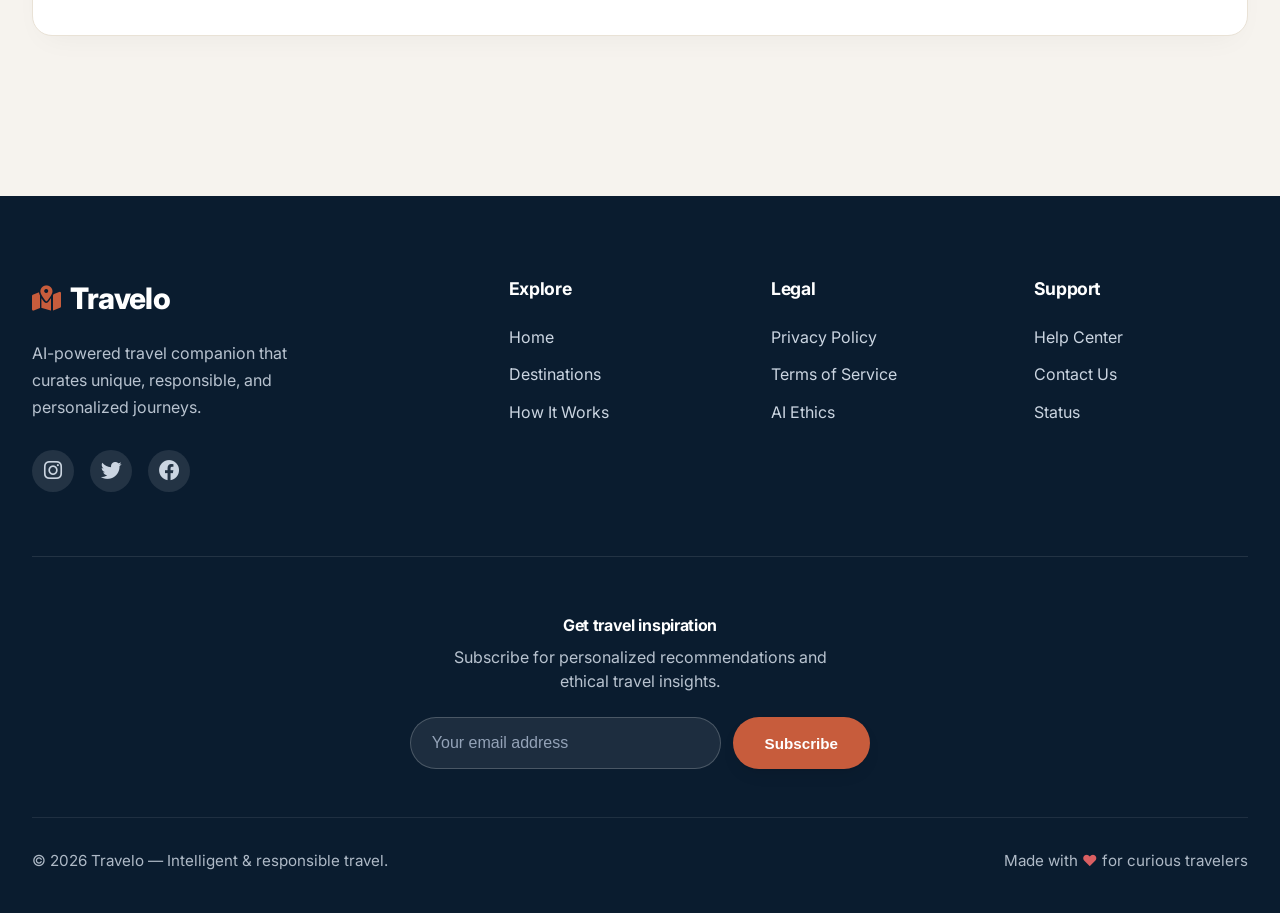
<file: Travelo/frontend/terms.html>
<!DOCTYPE html>
<html lang="en">
<head>
    <meta charset="UTF-8">
    <meta name="viewport" content="width=device-width, initial-scale=1.0">
    <title>Travelo | Terms of Service</title>
    <link href="https://fonts.googleapis.com/css2?family=Inter:opsz,wght@14..32,300;400;500;600;700;800&display=swap" rel="stylesheet">
    <link rel="stylesheet" href="https://cdnjs.cloudflare.com/ajax/libs/font-awesome/6.0.0-beta3/css/all.min.css">
    <link rel="stylesheet" href="style.css">
    <style>
        .legal-content {
            background: var(--clr-bg-card);
            border-radius: var(--radius-md);
            padding: 2rem 2.5rem;
            box-shadow: 0 12px 30px -12px rgba(0,0,0,0.05);
            border: 1px solid var(--clr-border-light);
        }
        .legal-content h2 {
            font-size: 1.8rem;
            margin: 1.5rem 0 0.8rem;
            color: var(--clr-primary);
        }
        .legal-content h2:first-of-type { margin-top: 0; }
        .legal-content p, .legal-content li { line-height: 1.6; color: var(--clr-text-main); }
        .legal-content ul, .legal-content ol { margin: 1rem 0 1rem 1.8rem; }
        .back-to-top {
            position: fixed; bottom: 2rem; right: 2rem;
            background: var(--clr-accent); color: white; width: 48px; height: 48px;
            border-radius: 60px; display: flex; align-items: center; justify-content: center;
            font-size: 1.3rem; cursor: pointer; border: none; z-index: 1000;
            opacity: 0; visibility: hidden; transition: all 0.25s ease;
            box-shadow: var(--btn-shadow);
        }
        .back-to-top.show { opacity: 1; visibility: visible; }
        .back-to-top:hover { background: var(--clr-accent-soft); transform: translateY(-4px); }
        @media (max-width: 640px) { .legal-content { padding: 1.5rem; } }
    </style>
</head>
<body>

<header class="header" id="header">
    <div class="container nav-container">
        <a href="index.html" class="logo"><i class="fas fa-compass"></i> Travelo</a>
        <button class="mobile-menu-btn" id="mobileMenuBtn"><i class="fas fa-bars"></i></button>
    </div>
</header>

<div class="drawer-overlay" id="drawerOverlay"></div>
<div class="side-drawer" id="sideDrawer">
    <div class="drawer-header"><span><i class="fas fa-route"></i> Travelo</span><button class="drawer-close-btn" id="drawerCloseBtn"><i class="fas fa-times"></i></button></div>
    <div class="drawer-nav">
        <a href="index.html"><i class="fas fa-home"></i> Home</a>
        <a href="privacy.html"><i class="fas fa-shield-alt"></i> Privacy Policy</a>
        <a href="terms.html"><i class="fas fa-file-contract"></i> Terms of Service</a>
        <a href="ethics.html"><i class="fas fa-robot"></i> AI Ethics</a>
        <a href="support.html"><i class="fas fa-headset"></i> Support</a>
    </div>
    <div class="drawer-footer"><p><i class="fas fa-map-pin"></i> Personalized journeys, responsibly.</p><p>&copy; 2025 Travelo AI</p></div>
</div>

<main>
    <div class="container" style="padding-top: 7rem;">
        <div class="section" style="padding-top: 1rem;">
            <div class="section-header">
                <h1>Terms of Service</h1>
                <p>Effective: April 23, 2026 — Please read carefully before using Travelo.</p>
            </div>
            <div class="legal-content">
                <p>Welcome to Travelo! By accessing or using our personalized travel recommendation platform, you agree to be bound by these Terms of Service ("Terms"). If you disagree with any part, you may not access the service.</p>

                <h2>1. Eligibility</h2>
                <p>You must be at least 16 years old or have parental consent. By using Travelo, you represent that you have the legal capacity to enter into these Terms.</p>

                <h2>2. Our Services</h2>
                <p>Travelo provides AI-generated travel recommendations, itineraries, and destination insights. We do not operate as a travel agency, nor do we handle bookings directly. Any third-party links or bookings are at your own risk.</p>

                <h2>3. User Accounts</h2>
                <p>To access personalized features, you may create an account. You are responsible for safeguarding your login credentials. Notify us immediately of any unauthorized use.</p>

                <h2>4. Acceptable Use</h2>
                <p>You agree not to: (a) use the platform for illegal purposes; (b) scrape or reverse-engineer our AI models; (c) upload malicious code; (d) harass other users or infringe intellectual property.</p>

                <h2>5. AI Recommendations & Disclaimer</h2>
                <p>Our recommendations are generated by machine learning algorithms based on your preferences. While we strive for accuracy, travel conditions (weather, local regulations, availability) change rapidly. Travelo does not guarantee the completeness or reliability of any suggestion. You should verify critical information independently.</p>

                <h2>6. Intellectual Property</h2>
                <p>All content, logos, and software are owned by Travelo. You may not copy, modify, or distribute our proprietary materials without written consent. User-generated feedback may be used to improve our models.</p>

                <h2>7. Limitation of Liability</h2>
                <p>To the maximum extent permitted by law, Travelo shall not be liable for any indirect, incidental, or consequential damages arising from your use of the platform, including travel disruptions, lost profits, or personal injury.</p>

                <h2>8. Termination</h2>
                <p>We reserve the right to suspend or terminate accounts that violate these Terms. You may delete your account at any time via settings.</p>

                <h2>9. Governing Law</h2>
                <p>These Terms shall be governed by the laws of the State of Delaware, USA, without regard to conflict of law principles.</p>

                <h2>10. Changes to Terms</h2>
                <p>We may update these Terms occasionally. Continued use after changes constitutes acceptance. We will notify you via email or prominent notice.</p>

                <p style="margin-top: 2rem;"><i class="fas fa-gavel"></i> Questions? Reach out to <strong>legal@travelo.com</strong></p>
            </div>
        </div>
    </div>
</footer>

<footer class="footer">
    <div class="container">
        <div class="footer-grid">
            <div class="footer-brand"><div class="logo"><i class="fas fa-map-marked-alt"></i> Travelo</div><p>AI-powered travel companion that curates unique, responsible, and personalized journeys.</p><div class="social-icons"><a href="https://www.instagram.com/travelo708/"><i class="fab fa-instagram"></i></a><a href="https://x.com/travelo_00"><i class="fab fa-twitter"></i></a><a href="https://www.facebook.com/profile.php?id=61564542875358"><i class="fab fa-facebook"></i></a></div></div>
            <div class="footer-links"><h4>Explore</h4><ul><li><a href="index.html">Home</a></li><li><a href="#">Destinations</a></li><li><a href="#">How It Works</a></li></ul></div>
            <div class="footer-links"><h4>Legal</h4><ul><li><a href="privacy.html">Privacy Policy</a></li><li><a href="terms.html">Terms of Service</a></li><li><a href="ethics.html">AI Ethics</a></li></ul></div>
            <div class="footer-links"><h4>Support</h4><ul><li><a href="support.html">Help Center</a></li><li><a href="support.html">Contact Us</a></li><li><a href="#">Status</a></li></ul></div>
        </div>
        <div class="footer-newsletter"><h4>Get travel inspiration</h4><p>Subscribe for personalized recommendations and ethical travel insights.</p><form class="newsletter-form"><input type="email" placeholder="Your email address" required><button type="submit" class="btn btn-primary">Subscribe</button></form></div>
        <div class="footer-bottom"><span>&copy; 2026 Travelo — Intelligent & responsible travel.</span><p>Made with <span style="color: #ff6b6b;">♥</span> for curious travelers</p>
</div>
    </div>
</footer>

<button class="back-to-top" id="backToTop"><i class="fas fa-arrow-up"></i></button>

<script>
    (function() {
        const mobileBtn = document.getElementById('mobileMenuBtn');
        const drawer = document.getElementById('sideDrawer');
        const overlay = document.getElementById('drawerOverlay');
        const closeBtn = document.getElementById('drawerCloseBtn');
        const header = document.getElementById('header');
        const backBtn = document.getElementById('backToTop');
        function openDrawer() { drawer.classList.add('active'); overlay.classList.add('active'); document.body.style.overflow = 'hidden'; }
        function closeDrawer() { drawer.classList.remove('active'); overlay.classList.remove('active'); document.body.style.overflow = ''; }
        if(mobileBtn) mobileBtn.addEventListener('click', openDrawer);
        if(closeBtn) closeBtn.addEventListener('click', closeDrawer);
        if(overlay) overlay.addEventListener('click', closeDrawer);
        window.addEventListener('scroll', () => {
            if(window.scrollY > 80) header.classList.add('scrolled');
            else header.classList.remove('scrolled');
            if(backBtn) { if(window.scrollY > 400) backBtn.classList.add('show'); else backBtn.classList.remove('show'); }
        });
        if(backBtn) backBtn.addEventListener('click', () => window.scrollTo({ top: 0, behavior: 'smooth' }));
        document.addEventListener('keydown', (e) => { if(e.key === 'Escape') closeDrawer(); });
    })();
</script>
</body>
</html>
</file>
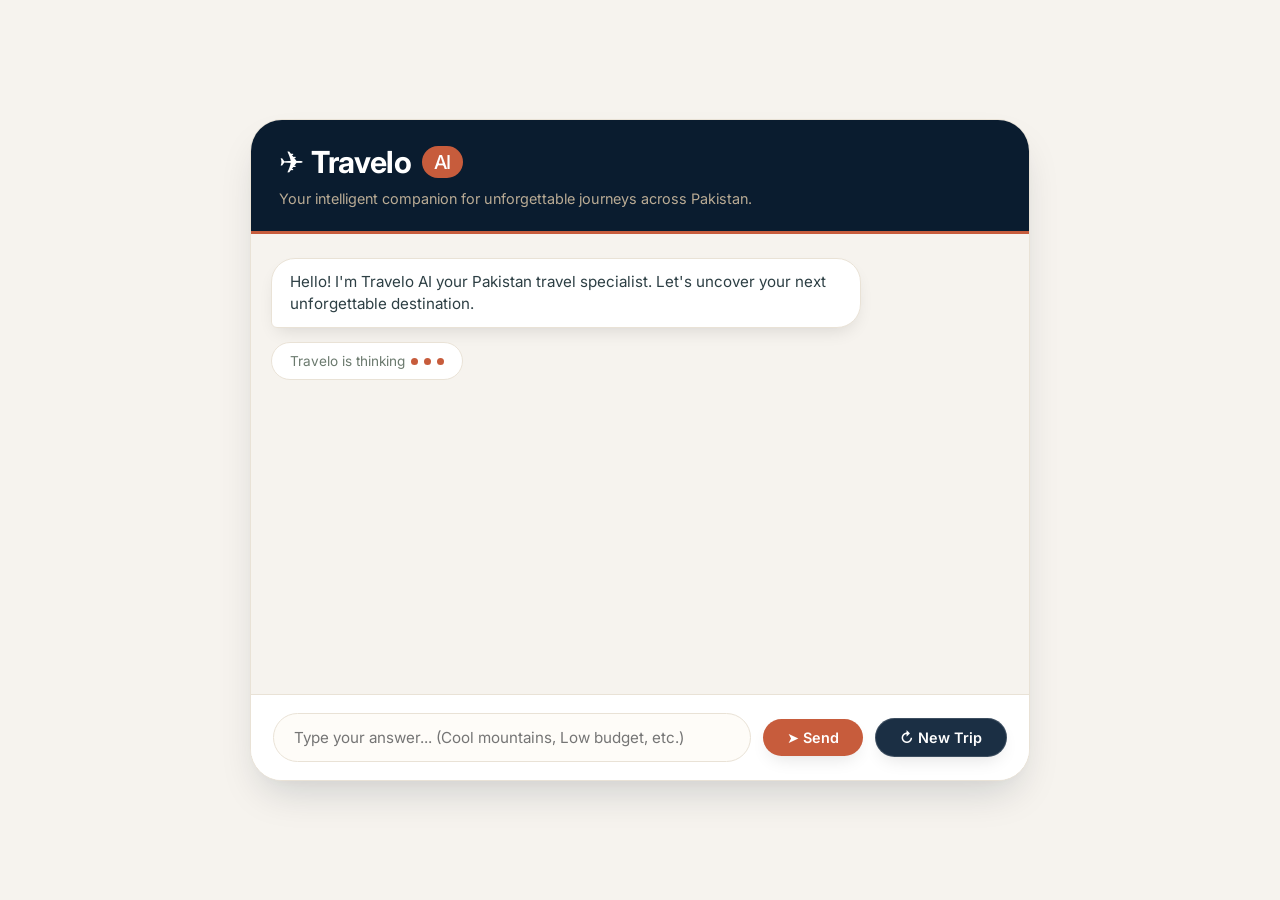
<file: Travelo/frontend/traveloai.html>
<!DOCTYPE html>
<html lang="en">
<head>
    <meta charset="UTF-8">
    <meta name="viewport" content="width=device-width, initial-scale=1.0, user-scalable=yes">
    <title>Travelo · AI Pakistan Travel Assistant</title>
    <link href="https://fonts.googleapis.com/css2?family=Inter:opsz,wght@14..32,300;14..32,400;14..32,500;14..32,600;14..32,700&display=swap" rel="stylesheet">
    <style>
        * {
            margin: 0;
            padding: 0;
            box-sizing: border-box;
        }

        :root {
            /* Premium, distinctive palette — deep indigo, warm amber, subtle clay */
            --clr-primary: #0A1C2F;      /* deep navy indigo */
            --clr-primary-light: #1B2F44;
            --clr-secondary: #D9C5A7;    /* warm sand / parchment */
            --clr-accent: #C75C3C;       /* terracotta clay */
            --clr-accent-soft: #E27E5E;
            --clr-bg-main: #F6F3EE;      /* natural linen */
            --clr-bg-card: #FFFFFF;
            --clr-text-main: #2D3F44;    /* deep sage-gray */
            --clr-text-heading: #0A1C2F;
            --clr-text-muted: #6B7A6E;
            --clr-border-light: #E9E2D6;
            
            /* Unified button shadow token */
            --btn-shadow: 0 8px 18px -6px rgba(0, 0, 0, 0.12), 0 2px 4px -2px rgba(0, 0, 0, 0.02);
            --btn-shadow-hover: 0 12px 24px -10px rgba(199, 92, 60, 0.28), 0 4px 8px -4px rgba(0, 0, 0, 0.1);
            
            --font-main: 'Inter', system-ui, -apple-system, sans-serif;
            --container-max: 1280px;
            --radius-sm: 8px;
            --radius-md: 20px;
            --radius-lg: 32px;
            --transition-smooth: 0.35s cubic-bezier(0.2, 0.9, 0.4, 1.1);
        }

        body {
            font-family: var(--font-main);
            background: var(--clr-bg-main);
            color: var(--clr-text-main);
            min-height: 100vh;
            display: flex;
            align-items: center;
            justify-content: center;
            padding: 24px;
            margin: 0;
        }

        /* main card container */
        .travelo-card {
            max-width: 780px;
            width: 100%;
            background: var(--clr-bg-card);
            border-radius: var(--radius-lg);
            box-shadow: 0 20px 40px -12px rgba(10, 28, 47, 0.18), 0 4px 12px rgba(0, 0, 0, 0.02);
            overflow: hidden;
            transition: var(--transition-smooth);
            backdrop-filter: blur(0px);
            border: 1px solid var(--clr-border-light);
        }

        /* header with Travelo branding */
        .travelo-header {
            background: var(--clr-primary);
            padding: 24px 28px;
            color: white;
            border-bottom: 3px solid var(--clr-accent);
        }

        .travelo-header h1 {
            font-size: 1.9rem;
            font-weight: 700;
            letter-spacing: -0.3px;
            display: flex;
            align-items: center;
            gap: 10px;
            color: white;
        }

        .travelo-header h1 span {
            background: var(--clr-accent);
            font-size: 1.2rem;
            padding: 4px 12px;
            border-radius: 60px;
            font-weight: 500;
        }

        .travelo-header p {
            font-size: 0.9rem;
            margin-top: 10px;
            opacity: 0.85;
            color: var(--clr-secondary);
            font-weight: 400;
        }

        /* chat area */
        .chat-area {
            height: 460px;
            overflow-y: auto;
            padding: 24px 20px;
            background: var(--clr-bg-main);
            display: flex;
            flex-direction: column;
            gap: 14px;
            scroll-behavior: smooth;
        }

        /* message bubbles */
        .message {
            max-width: 80%;
            padding: 12px 18px;
            border-radius: 24px;
            font-size: 0.95rem;
            line-height: 1.45;
            animation: fadeSlideUp 0.25s ease;
            word-wrap: break-word;
            box-shadow: 0 1px 1px rgba(0,0,0,0.02);
        }

        .user-message {
            background: var(--clr-primary);
            color: white;
            align-self: flex-end;
            border-bottom-right-radius: 6px;
            margin-left: auto;
        }

        .bot-message {
            background: white;
            color: var(--clr-text-main);
            align-self: flex-start;
            border-bottom-left-radius: 6px;
            border: 1px solid var(--clr-border-light);
            box-shadow: var(--btn-shadow);
        }

        .typing-indicator {
            background: white;
            align-self: flex-start;
            border-radius: 24px;
            padding: 10px 18px;
            display: inline-flex;
            align-items: center;
            gap: 6px;
            color: var(--clr-text-muted);
            font-size: 0.85rem;
            border: 1px solid var(--clr-border-light);
        }

        .typing-indicator .dot {
            width: 7px;
            height: 7px;
            background: var(--clr-accent);
            border-radius: 50%;
            display: inline-block;
            animation: pulse 1.2s infinite ease-in-out;
        }

        .typing-indicator .dot:nth-child(2) { animation-delay: 0.2s; }
        .typing-indicator .dot:nth-child(3) { animation-delay: 0.4s; }

        @keyframes pulse {
            0%, 60%, 100% { transform: scale(0.6); opacity: 0.5; }
            30% { transform: scale(1); opacity: 1; }
        }

        @keyframes fadeSlideUp {
            from { opacity: 0; transform: translateY(8px); }
            to { opacity: 1; transform: translateY(0); }
        }

        /* input bar */
        .input-bar {
            background: var(--clr-bg-card);
            border-top: 1px solid var(--clr-border-light);
            padding: 18px 22px;
            display: flex;
            gap: 12px;
            align-items: center;
            flex-wrap: wrap;
        }

        .input-bar input {
            flex: 1;
            background: #FEFCF8;
            border: 1px solid var(--clr-border-light);
            border-radius: 60px;
            padding: 14px 20px;
            font-family: var(--font-main);
            font-size: 0.95rem;
            outline: none;
            transition: var(--transition-smooth);
            color: var(--clr-text-heading);
        }

        .input-bar input:focus {
            border-color: var(--clr-accent);
            box-shadow: 0 0 0 3px rgba(199, 92, 60, 0.2);
        }

        .btn {
            font-family: var(--font-main);
            font-weight: 600;
            border: none;
            background: var(--clr-accent);
            color: white;
            padding: 10px 24px;
            border-radius: 60px;
            cursor: pointer;
            transition: var(--transition-smooth);
            font-size: 0.9rem;
            box-shadow: var(--btn-shadow);
            display: inline-flex;
            align-items: center;
            gap: 8px;
        }

        .btn-primary {
            background: var(--clr-accent);
        }

        .btn-primary:hover {
            background: var(--clr-accent-soft);
            transform: scale(0.97);
            box-shadow: var(--btn-shadow-hover);
        }

        .btn-reset {
            background: var(--clr-primary-light);
            border: 1px solid rgba(255,255,255,0.15);
        }

        .btn-reset:hover {
            background: var(--clr-primary);
            transform: scale(0.97);
        }

        @media (max-width: 550px) {
            .travelo-header h1 { font-size: 1.5rem; }
            .message { max-width: 90%; }
            .input-bar { flex-direction: column; }
            .btn { width: 100%; justify-content: center; }
            .input-bar input { width: 100%; }
        }
    </style>
</head>
<body>
<div class="travelo-card">
    <div class="travelo-header">
        <h1>✈️ Travelo <span>AI</span></h1>
        <p>Your intelligent companion for unforgettable journeys across Pakistan.</p>
    </div>
    <div class="chat-area" id="chatMessages">
        <!-- dynamic messages -->
    </div>
    <div class="input-bar">
        <input type="text" id="userInput" placeholder="Type your answer... (Cool mountains, Low budget, etc.)" autocomplete="off">
        <button class="btn btn-primary" id="sendBtn">➤ Send</button>
        <button class="btn btn-reset" id="resetBtn">↻ New Trip</button>
    </div>
</div>

<script>
    // --------------------------------------------------------------
    // PAKISTAN DESTINATION DATABASE (weather + budget)
    // --------------------------------------------------------------
    const destinationsDB = {
        cool: {
            low: "❄️ Naran, Kaghan, or Ayubia – perfect for cool mountains on a low budget (cozy guesthouses, local transport).",
            medium: "🏔️ Murree, Bhurban, or Malam Jabba – comfortable hotels, chairlifts, and pine-scented views.",
            high: "🏞️ Hunza Valley, Skardu, or Shogran – stunning landscapes with nice resorts & flights from Islamabad.",
            luxury: "🌟 Fairy Meadows luxury camping, Serena Hotels in Swat, or PC Malam Jabba – world‑class mountain escape."
        },
        hot: {
            low: "☀️ Karachi (Clifton beach, street food), Thatta, or Sukkur – warm weather, authentic culture, low cost.",
            medium: "🌊 Gwadar, Makran Coastal Highway, or Rann of Kutch – emerging tourism with great mid‑range stays.",
            high: "🏜️ Moola Chotok, Daulatpur, or Mohenjo Daro with private guide – hot but extraordinary.",
            luxury: "✨ Pearl Continental Gwadar, Kund Malir beach glamping, Zaver Pearl Continental Hyderabad."
        },
        moderate: {
            low: "🏛️ Lahore (Food street, Badshahi Mosque) or Multan (tombs & bazaars) – pleasant weather, rich heritage.",
            medium: "🌿 Islamabad (Trail 5, Faisal Mosque) or Peshawar (Qissa Khwani Bazaar) – cultural & green.",
            high: "👑 Bahawalpur (Noor Mahal, Lal Suhanra safari) or Taxila museum with luxury bus tour.",
            luxury: "🧡 Serena Islamabad, PC Rawalpindi, or restored havelis in Multan – royal comfort."
        },
        rainy: {
            low: "🍃 Leepa Valley (Kashmir) or Nathia Gali (monsoon walks) – lush green, charming, budget-friendly.",
            medium: "💧 Shogran or Ratti Gali Lake – rainy season magic with moderate expense.",
            high: "🌧️ Neelum Valley (Arang Kel) or Kel to Shounter Valley – spectacular monsoon greenery.",
            luxury: "🎣 Trout fishing cottages in Kalam or exclusive resort in Jhelum Valley – premium rainy retreat."
        }
    };

    // ------------------- Conversation state machine -------------------
    let step = "greeting";     // greeting -> askWeather -> askBudget -> suggest -> thankYou -> done
    let userWeather = null;    // "cool", "hot", "moderate", "rainy"
    let userBudget = null;     // "low", "medium", "high", "luxury"

    // DOM elements
    const chatContainer = document.getElementById("chatMessages");
    const userInput = document.getElementById("userInput");
    const sendBtn = document.getElementById("sendBtn");
    const resetBtn = document.getElementById("resetBtn");

    // Helper: scroll to bottom
    function scrollToBottom() {
        chatContainer.scrollTo({ top: chatContainer.scrollHeight, behavior: "smooth" });
    }

    // Add a plain message (user or bot)
    function addMessage(text, isUser = false) {
        const msgDiv = document.createElement("div");
        msgDiv.className = `message ${isUser ? "user-message" : "bot-message"}`;
        msgDiv.innerText = text;
        chatContainer.appendChild(msgDiv);
        scrollToBottom();
    }

    // Show elegant typing animation (three dots)
    async function showTyping(durationMs = 700) {
        const typingDiv = document.createElement("div");
        typingDiv.className = "typing-indicator";
        typingDiv.innerHTML = `<span>Travelo is thinking</span><span class="dot"></span><span class="dot"></span><span class="dot"></span>`;
        chatContainer.appendChild(typingDiv);
        scrollToBottom();
        await new Promise(resolve => setTimeout(resolve, durationMs));
        typingDiv.remove();
    }

    // Bot reply with typing effect
    async function botReply(text, delay = 500) {
        await showTyping(550);
        addMessage(text, false);
    }

    // Question wrappers
    async function askWeatherQuestion() {
        await botReply("Which weather do you prefer? (Cool mountains, Hot sunny, Moderate pleasant, Rainy green)", 300);
        step = "askWeather";
    }

    async function askBudgetQuestion() {
        await botReply("What’s your budget per person? (Low: <20k PKR, Medium: 20k-60k, High: 60k-150k, Luxury: >150k PKR)", 300);
        step = "askBudget";
    }

    async function sendThankYou() {
        await botReply("Thank you for using Travelo! Have an unforgettable journey through Pakistan. Come back anytime for more recommendations! ", 400);
        step = "done";
    }

    // Core suggestion logic
    async function generateSuggestionAndFinish() {
        if (!userWeather || !userBudget) {
            // fallback: safety reset?
            await botReply("Oops, I lost track. Let’s restart your journey with Travelo.");
            resetConversation();
            return;
        }
        const suggestion = destinationsDB[userWeather]?.[userBudget];
        let suggestionText = "";
        if (suggestion) {
            suggestionText = ` Based on your ${userWeather} weather preference and ${userBudget} budget, I recommend:\n\n${suggestion}`;
        } else {
            suggestionText = ` I couldn’t find an exact match for ${userWeather} weather + ${userBudget} budget. The closest option might be: ${destinationsDB[userWeather]?.medium || "a beautiful spot like Naran or Lahore – but you may need to adjust budget slightly."}`;
        }
        await botReply(suggestionText, 500);
        await sendThankYou();
    }

    // Process user input (rule-based state machine)
    async function processUserInput(rawInput) {
        const trimmed = rawInput.trim().toLowerCase();
        if (!trimmed) return;

        // State machine
        if (step === "greeting") {
            // After reset it should not hit, but just in case:
            step = "askWeather";
            await askWeatherQuestion();
            return;
        }

        if (step === "askWeather") {
            let mappedWeather = null;
            if (trimmed.includes("cool") || trimmed.includes("mountain") || trimmed.includes("cold") || trimmed.includes("northern")) mappedWeather = "cool";
            else if (trimmed.includes("hot") || trimmed.includes("sunny") || trimmed.includes("desert") || trimmed.includes("beach") || trimmed.includes("coastal")) mappedWeather = "hot";
            else if (trimmed.includes("moderate") || trimmed.includes("pleasant") || trimmed.includes("plain") || trimmed.includes("city")) mappedWeather = "moderate";
            else if (trimmed.includes("rain") || trimmed.includes("monsoon") || trimmed.includes("green") || trimmed.includes("lush") || trimmed.includes("valley")) mappedWeather = "rainy";
            
            if (!mappedWeather) {
                await botReply("Hmm, let me understand. Please choose exactly: Cool mountains, Hot sunny, Moderate pleasant, or Rainy green.");
                return;
            }
            userWeather = mappedWeather;
            await botReply(`Got it! You prefer ${mappedWeather} weather. Now, let's talk about budget.`);
            setTimeout(() => askBudgetQuestion(), 500);
            step = "askBudget";
            return;
        }

        if (step === "askBudget") {
            let mappedBudget = null;
            if (trimmed.includes("low") || trimmed.includes("<20k") || trimmed.includes("under 20") || trimmed.includes("20k")) mappedBudget = "low";
            else if (trimmed.includes("medium") || trimmed.includes("mid") || (trimmed.includes("20") && trimmed.includes("60"))) mappedBudget = "medium";
            else if (trimmed.includes("high") || trimmed.includes("60k") || trimmed.includes("150k") || (trimmed.includes("60") && trimmed.includes("150"))) mappedBudget = "high";
            else if (trimmed.includes("luxury") || trimmed.includes(">150") || trimmed.includes("150+") || trimmed.includes("premium")) mappedBudget = "luxury";
            
            if (!mappedBudget) {
                await botReply("Please share your budget clearly: Low (<20k PKR), Medium (20k-60k), High (60k-150k), or Luxury (>150k PKR).");
                return;
            }
            userBudget = mappedBudget;
            // Move to suggestion step
            await generateSuggestionAndFinish();
            step = "thankYou"; // after suggestion, thank you will be sent inside function, then step becomes "done"
            return;
        }

        // If conversation is done (step === "done" or "thankYou")
        if (step === "done" || step === "thankYou") {
            await botReply("Your journey planning is complete! Press the 'New Trip' button to discover another destination in Pakistan. Safe travels! 🌄");
            return;
        }
    }

    // ---------- Reset everything ----------
    function resetConversation() {
        // clear chat UI
        chatContainer.innerHTML = "";
        // reset state variables
        step = "greeting";
        userWeather = null;
        userBudget = null;

        // Greeting message
        addMessage("Hello! I'm Travelo AI your Pakistan travel specialist. Let's uncover your next unforgettable destination.", false);
        // after short delay, ask weather
        setTimeout(async () => {
            if (step === "greeting") {
                await askWeatherQuestion();
            }
        }, 600);
    }

    // send message handler
    async function handleSendMessage() {
        const userMsg = userInput.value.trim();
        if (userMsg === "") return;
        addMessage(userMsg, true);
        userInput.value = "";
        await processUserInput(userMsg);
    }

    // Event listeners
    sendBtn.addEventListener("click", handleSendMessage);
    resetBtn.addEventListener("click", () => resetConversation());
    userInput.addEventListener("keypress", (e) => {
        if (e.key === "Enter") handleSendMessage();
    });

    // Initialize the assistant on page load
    resetConversation();
</script>
</body>
</html>
</file>
<file: Travelo/frontend/style.css>
/* style.css */
/* ---------- UPDATED: UNIQUE COLOR SYSTEM & DESIGN TOKENS ---------- */
:root {
    /* Premium, distinctive palette — deep indigo, warm amber, subtle clay */
    --clr-primary: #0A1C2F;      /* deep navy indigo */
    --clr-primary-light: #1B2F44;
    --clr-secondary: #D9C5A7;    /* warm sand / parchment */
    --clr-accent: #C75C3C;       /* terracotta clay */
    --clr-accent-soft: #E27E5E;
    --clr-bg-main: #F6F3EE;      /* natural linen */
    --clr-bg-card: #FFFFFF;
    --clr-text-main: #2D3F44;    /* deep sage-gray */
    --clr-text-heading: #0A1C2F;
    --clr-text-muted: #6B7A6E;
    --clr-border-light: #E9E2D6;
    
    /* Unified button shadow token */
    --btn-shadow: 0 8px 18px -6px rgba(0, 0, 0, 0.12), 0 2px 4px -2px rgba(0, 0, 0, 0.02);
    --btn-shadow-hover: 0 12px 24px -10px rgba(199, 92, 60, 0.28), 0 4px 8px -4px rgba(0, 0, 0, 0.1);
    
    --font-main: 'Inter', system-ui, -apple-system, sans-serif;
    --container-max: 1280px;
    --radius-sm: 8px;
    --radius-md: 20px;
    --radius-lg: 32px;
    --transition-smooth: 0.35s cubic-bezier(0.2, 0.9, 0.4, 1.1);
}

* {
    margin: 0;
    padding: 0;
    box-sizing: border-box;
}

html {
    scroll-behavior: smooth;
}

body {
    font-family: var(--font-main);
    background-color: var(--clr-bg-main);
    color: var(--clr-text-main);
    line-height: 1.5;
    -webkit-font-smoothing: antialiased;
    overflow-x: hidden;
}

h1, h2, h3, h4 {
    color: var(--clr-text-heading);
    font-weight: 700;
    letter-spacing: -0.02em;
}

a {
    text-decoration: none;
    transition: all var(--transition-smooth);
}

.container {
    max-width: var(--container-max);
    margin: 0 auto;
    padding: 0 2rem;
}

/* ---------- UNIFIED BUTTON SHADOWS (all interactive buttons) ---------- */
.btn, .back-to-top, .drawer-close-btn, .hero-card-float .btn-small {
    box-shadow: var(--btn-shadow);
    transition: all 0.25s ease;
}
.btn:hover, .back-to-top:hover, .hero-card-float .btn-small:hover {
    box-shadow: var(--btn-shadow-hover);
    transform: translateY(-2px);
}

.btn {
    display: inline-flex;
    align-items: center;
    justify-content: center;
    gap: 0.5rem;
    padding: 0.9rem 2rem;
    border-radius: 60px;
    font-weight: 600;
    font-size: 0.95rem;
    border: none;
    cursor: pointer;
    background: transparent;
}

.btn-primary {
    background-color: var(--clr-accent);
    color: white;
}
.btn-primary:hover {
    background-color: var(--clr-accent-soft);
    transform: translateY(-3px);
}
.btn-outline {
    border: 1.5px solid rgba(255,255,255,0.45);
    background: rgba(10, 28, 47, 0.35);
    backdrop-filter: blur(4px);
    color: white;
}
.btn-outline:hover {
    background: var(--clr-primary);
    border-color: var(--clr-primary);
    color: white;
}

/* ---------- HEADER + RIGHT DRAWER (new) ---------- */
.header {
    position: fixed;
    top: 0;
    left: 0;
    width: 100%;
    background: rgba(246, 243, 238, 0.92);
    backdrop-filter: blur(12px);
    z-index: 1100;
    transition: box-shadow 0.2s;
    border-bottom: 1px solid rgba(0,0,0,0.02);
}
.header.scrolled {
    box-shadow: 0 8px 20px -12px rgba(0,0,0,0.08);
    background: rgba(246, 243, 238, 0.98);
}
.nav-container {
    display: flex;
    align-items: center;
    justify-content: space-between;
    height: 80px;
}
.logo {
    font-size: 1.7rem;
    font-weight: 800;
    color: var(--clr-primary);
    display: flex;
    align-items: center;
    gap: 0.6rem;
    letter-spacing: -0.02em;
}
.logo i {
    color: var(--clr-accent);
    font-size: 1.6rem;
}
.mobile-menu-btn {
    background: none;
    border: none;
    font-size: 1.8rem;
    color: var(--clr-primary);
    cursor: pointer;
    z-index: 1150;
    width: 48px;
    height: 48px;
    border-radius: 50%;
    transition: background 0.2s;
}
.mobile-menu-btn:hover {
    background: rgba(0,0,0,0.04);
}

/* ----- RIGHT SLIDE-IN DRAWER & OVERLAY ----- */
.drawer-overlay {
    position: fixed;
    top: 0;
    left: 0;
    width: 100%;
    height: 100%;
    background-color: rgba(10, 28, 47, 0.65);
    backdrop-filter: blur(6px);
    z-index: 1200;
    opacity: 0;
    visibility: hidden;
    transition: opacity 0.3s ease, visibility 0.3s;
}
.drawer-overlay.active {
    opacity: 1;
    visibility: visible;
}
.side-drawer {
    position: fixed;
    top: 0;
    right: -100%;
    width: min(380px, 85vw);
    height: 100%;
    background: var(--clr-bg-card);
    box-shadow: -8px 0 32px rgba(0, 0, 0, 0.12);
    z-index: 1250;
    transition: right 0.4s cubic-bezier(0.16, 1, 0.3, 1);
    display: flex;
    flex-direction: column;
    padding: 2rem 1.8rem;
    gap: 2rem;
    border-left: 1px solid var(--clr-border-light);
}
.side-drawer.active {
    right: 0;
}
.drawer-header {
    display: flex;
    justify-content: space-between;
    align-items: center;
    border-bottom: 1px solid var(--clr-border-light);
    padding-bottom: 1.2rem;
}
.drawer-header span {
    font-weight: 700;
    font-size: 1.3rem;
    color: var(--clr-primary);
}
.drawer-close-btn {
    background: var(--clr-bg-main);
    border: none;
    width: 40px;
    height: 40px;
    border-radius: 60px;
    font-size: 1.3rem;
    cursor: pointer;
    color: var(--clr-text-heading);
    transition: all 0.2s;
}
.drawer-nav {
    display: flex;
    flex-direction: column;
    gap: 1.8rem;
}
.drawer-nav a {
    font-size: 1.0rem;
    font-weight: 600;
    color: var(--clr-text-heading);
    padding: 0.0rem 0;
    border-bottom: 2px solid transparent;
    width: fit-content;
}
.drawer-nav a:hover {
    color: var(black);
    border-bottom-color: var(--clr-accent);
}
.drawer-footer {
    margin-top: auto;
    padding-top: 2rem;
    font-size: 0.85rem;
    color: var(--clr-text-muted);
    border-top: 1px solid var(--clr-border-light);
}

/* ---------- HERO : ASYMMETRIC + LEFT ALIGN TEXT ---------- */
.hero {
    padding: 10rem 0 6rem;
    background: linear-gradient(112deg, #0A1C2F 0%, #1C3A4F 100%);
    position: relative;
    overflow: hidden;
}
.hero::before {
    content: '';
    position: absolute;
    top: -20%;
    right: -10%;
    width: 70%;
    height: 140%;
    background: radial-gradient(circle, rgba(199,92,60,0.18) 0%, rgba(0,0,0,0) 70%);
    pointer-events: none;
}
.hero-grid {
    display: flex;
    flex-wrap: wrap;
    align-items: center;
    justify-content: space-between;
    gap: 3rem;
}
.hero-content {
    flex: 1.2;
    min-width: 280px;
    text-align: left;
}
.hero-content h1 {
    color: white;
    font-size: 3.6rem;
    line-height: 1.2;
    margin-bottom: 1.5rem;
    letter-spacing: -0.02em;
}
.hero-content p {
    color: rgba(255,255,240,0.85);
    font-size: 1.2rem;
    max-width: 550px;
    margin-bottom: 2rem;
}
.hero-buttons {
    display: flex;
    flex-wrap: wrap;
    gap: 1rem;
}
.hero-card-float {
    flex: 0.9;
    background: rgba(255,255,245,0.1);
    backdrop-filter: blur(12px);
    border-radius: 32px;
    padding: 1.8rem;
    border: 1px solid rgba(255,255,210,0.2);
    text-align: left;
}
.hero-card-float p {
    color: #F0EAD6;
    font-weight: 500;
}
.match-badge {
    font-size: 2rem;
    font-weight: 800;
    color: var(--clr-secondary);
    margin: 0.5rem 0;
}
@media (max-width: 860px) {
    .hero-grid { flex-direction: column; text-align: left; }
    .hero-content h1 { font-size: 2.5rem; }
    .hero { padding: 8rem 0 4rem; }
}

/* ---------- SECTION STYLES (left-aligned all content) ---------- */
.section {
    padding: 5rem 0;
}
.section-header {
    text-align: left;
    margin-bottom: 3rem;
}
.section-header h2 {
    font-size: 2.4rem;
    margin-bottom: 0.75rem;
    position: relative;
    display: inline-block;
}
.section-header p {
    color: var(--clr-text-muted);
    font-size: 1.1rem;
    max-width: 600px;
}

/* ---------- FEATURE SECTION: ASYMMETRIC & FRESH LAYOUT (non-generic) ---------- */
.features-asymmetric {
    display: grid;
    grid-template-columns: 1fr 1fr;
    gap: 2rem;
    align-items: start;
}
.feature-highlight {
    background: var(--clr-bg-card);
    border-radius: var(--radius-lg);
    padding: 2.2rem;
    box-shadow: 0 15px 30px -15px rgba(0,0,0,0.05);
    transition: transform 0.3s;
    border: 1px solid var(--clr-border-light);
}
/* How It Works - Horizontal Layout */
#how-it-works .feature-stack {
    display: flex;
    flex-direction: row; /* Align side-by-side */
    gap: 2rem;           /* Space between cards */
    justify-content: space-between;
    align-items: stretch; /* Ensures all cards have equal height */
}

#how-it-works .feature-card {
    flex: 1;             /* Forces all three to take up equal width */
    display: flex;
    flex-direction: column;
    padding: 2rem;
    background: #f8f9fa; /* Optional: light background for definition */
    border-radius: 12px;
}

/* Responsive adjustment for mobile */
@media (max-width: 768px) {
    #how-it-works .feature-stack {
        flex-direction: column;
    }
    
}.feature-icon {
    width: 54px;
    height: 54px;
    background: rgba(199,92,60,0.12);
    border-radius: 18px;
    display: flex;
    align-items: center;
    justify-content: center;
    font-size: 1.8rem;
    color: var(--clr-accent);
    margin-bottom: 1.2rem;
}
.feature-card h3, .feature-highlight h3 {
    margin-bottom: 0.75rem;
    font-size: 1.35rem;
}
.feature-card p {
    color: var(--clr-text-muted);
}
@media (max-width: 800px) {
    .features-asymmetric { grid-template-columns: 1fr; }
}

/* Destinations — organic overlapping & distinct card styling */
.dest-grid-distinct {
    display: grid;
    grid-template-columns: repeat(3, 1fr);
    gap: 2rem;
}
.dest-card {
    background: var(--clr-bg-card);
    border-radius: 28px;
    overflow: hidden;
    transition: all 0.35s;
    border: 1px solid var(--clr-border-light);
    position: relative;
}
.dest-card:hover {
    transform: translateY(-10px) rotate(0.5deg);
    box-shadow: 0 30px 35px -18px rgba(0,0,0,0.15);
}
.dest-img-container {
    position: relative;
    height: 230px;
    overflow: hidden;
}
.dest-img-container img {
    width: 100%;
    height: 100%;
    object-fit: cover;
    transition: transform 0.6s;
}
.dest-card:hover .dest-img-container img {
    transform: scale(1.05);
}
.dest-badge {
    position: absolute;
    top: 1rem;
    right: 1rem;
    background: rgba(10,28,47,0.85);
    backdrop-filter: blur(4px);
    color: white;
    padding: 0.3rem 0.9rem;
    border-radius: 40px;
    font-size: 0.8rem;
    font-weight: 600;
}
.dest-content {
    padding: 1.5rem;
    text-align: left;
}
.dest-tags {
    display: flex;
    gap: 0.5rem;
    margin: 0.75rem 0;
}
.tag {
    background: var(--clr-bg-main);
    padding: 0.25rem 0.9rem;
    border-radius: 40px;
    font-size: 0.7rem;
    font-weight: 600;
    color: var(--clr-accent);
}
.dest-footer {
    display: flex;
    justify-content: space-between;
    align-items: center;
    margin-top: 1rem;
    padding-top: 1rem;
    border-top: 1px solid var(--clr-border-light);
}
.dest-price {
    font-weight: 800;
    color: var(--clr-primary);
}
@media (max-width: 900px) {
    .dest-grid-distinct { grid-template-columns: 1fr 1fr; }
}
@media (max-width: 560px) {
    .dest-grid-distinct { grid-template-columns: 1fr; }
}

/* CTA - distinctive modern twist */
.cta-section {
    background: linear-gradient(125deg, #0A1C2F 0%, #1C3A4F 100%);
    border-radius: 48px;
    margin: 3rem 2rem;
    padding: 4rem 3rem;
    text-align: left;
    position: relative;
    overflow: hidden;
}
.cta-section h2 {
    color: white;
    font-size: 2.2rem;
    margin-bottom: 1rem;
}
.cta-section p {
    color: #D9C5A7;
    max-width: 550px;
}

/* ==================== IMPROVED FOOTER ==================== */
.footer {
    background: var(--clr-primary);
    color: #cbd5e1;
    padding: 5rem 0 2.5rem;
    margin-top: 5rem;
}

.footer-grid {
    display: grid;
    grid-template-columns: 2fr 1fr 1fr 1fr;
    gap: 3rem;
    margin-bottom: 4rem;
}

.footer-brand .logo {
    font-size: 1.85rem;
    color: white;
    margin-bottom: 1.2rem;
    display: inline-flex;
    align-items: center;
    gap: 10px;
}

.footer-brand p {
    max-width: 280px;
    line-height: 1.7;
    opacity: 0.9;
    margin-bottom: 1.8rem;
}

.social-icons {
    display: flex;
    gap: 1rem;
}

.social-icons a {
    background: rgba(255,255,255,0.1);
    width: 42px;
    height: 42px;
    border-radius: 50%;
    display: inline-flex;
    align-items: center;
    justify-content: center;
    color: #cbd5e1;
    font-size: 1.3rem;
    transition: all 0.3s;
}

.social-icons a:hover {
    background: var(--clr-accent);
    color: white;
    transform: translateY(-4px);
}

.footer-links h4 {
    color: white;
    margin-bottom: 1.4rem;
    font-size: 1.1rem;
}

.footer-links ul {
    list-style: none;
    padding: 0;
}

.footer-links li {
    margin-bottom: 0.85rem;
}

.footer-links a {
    color: #cbd5e1;
    text-decoration: none;
}

.footer-links a:hover {
    color: white;
}

.footer-newsletter {
    border-top: 1px solid rgba(255,255,255,0.1);
    padding-top: 3.5rem;
    text-align: center;
}

.footer-newsletter h4 {
    color: white;
    margin-bottom: 0.5rem;
}

.footer-newsletter p {
    max-width: 420px;
    margin: 0 auto 1.5rem;
    opacity: 0.9;
}

.newsletter-form {
    max-width: 460px;
    margin: 0 auto;
    display: flex;
    gap: 12px;
}

.newsletter-form input {
    flex: 1;
    padding: 1rem 1.3rem;
    border: 1px solid rgba(255,255,255,0.2);
    background: rgba(255,255,255,0.08);
    color: white;
    border-radius: 60px;
    font-size: 1rem;
}

.newsletter-form input::placeholder {
    color: #94a3b8;
}

.footer-bottom {
    border-top: 1px solid rgba(255,255,255,0.1);
    padding-top: 2rem;
    margin-top: 3rem;
    display: flex;
    justify-content: space-between;
    align-items: center;
    flex-wrap: wrap;
    gap: 1rem;
    font-size: 0.95rem;
    opacity: 0.85;
}

/* Mobile Responsiveness */
@media (max-width: 768px) {
    .footer-grid {
        grid-template-columns: 1fr 1fr;
    }
    
    .footer-newsletter {
        text-align: left;
    }
    
    .footer-bottom {
        flex-direction: column;
        text-align: center;
    }
    
    .newsletter-form {
        flex-direction: column;
    }
}
</file>
<file: Travelo/frontend/auth.css>
:root {
    --clr-primary: #0A1C2F;
    --clr-accent: #C75C3C;
    --clr-accent-soft: #E27E5E;
    --clr-bg-main: #F6F3EE;
    --clr-bg-card: #FFFFFF;
    --clr-text-heading: #0A1C2F;
    --clr-text-muted: #6B7A6E;
    --clr-border-light: #E9E2D6;
    --btn-shadow: 0 8px 18px -6px rgba(0,0,0,0.12);
    --btn-shadow-hover: 0 12px 24px -10px rgba(199,92,60,0.28);
    --radius-lg: 32px;
    --radius-sm: 8px;
}

* { margin:0; padding:0; box-sizing:border-box; }

body {
    font-family: 'Inter', system-ui, sans-serif;
    background: var(--clr-bg-main);
    color: var(--clr-text-heading);
}

.header {
    position: fixed; top:0; left:0; width:100%;
    background: rgba(246, 243, 238, 0.95);
    backdrop-filter: blur(12px);
    z-index: 1100;
    border-bottom: 1px solid rgba(0,0,0,0.02);
}
.nav-container {
    display: flex; align-items: center; justify-content: space-between;
    height: 80px; max-width: 1280px; margin: 0 auto; padding: 0 2rem;
}
.logo {
    font-size: 1.7rem; font-weight: 800; color: var(--clr-primary);
    display: flex; align-items: center; gap: 0.6rem;
}
.logo i { color: var(--clr-accent); }

.auth-page {
    min-height: 100vh;
    display: flex;
    align-items: center;
    padding-top: 100px;
}
.auth-container {
    max-width: 460px;
    width: 100%;
    margin: 0 auto;
    padding: 0 1.5rem;
}
.auth-card {
    background: var(--clr-bg-card);
    border-radius: var(--radius-lg);
    padding: 3rem 2.5rem;
    box-shadow: var(--btn-shadow);
    border: 1px solid var(--clr-border-light);
}

h1 { font-size: 2.5rem; text-align: center; margin-bottom: 0.5rem; }
.auth-subtitle { text-align: center; color: var(--clr-text-muted); margin-bottom: 2rem; }

.form-group { margin-bottom: 1.6rem; }
.form-group label {
    display: block; margin-bottom: 0.5rem; font-weight: 600; font-size: 0.95rem;
}
.form-group input {
    width: 100%;
    padding: 1.1rem 1.4rem;
    border: 1.5px solid var(--clr-border-light);
    border-radius: var(--radius-sm);
    font-size: 1.05rem;
}
.form-group input:focus {
    border-color: var(--clr-accent);
    box-shadow: 0 0 0 3px rgba(199,92,60,0.15);
}

.password-wrapper { position: relative; }
.toggle-password {
    position: absolute; right: 16px; top: 50%; transform: translateY(-50%);
    background: none; border: none; font-size: 1.3rem; color: #888; cursor: pointer;
}

.full-width { width: 100% !important; padding: 1.1rem !important; border-radius: 60px; font-weight: 600; }

.btn-primary {
    background: var(--clr-accent);
    color: white;
    box-shadow: var(--btn-shadow);
    transition: all 0.3s;
}
.btn-primary:hover {
    background: var(--clr-accent-soft);
    transform: translateY(-3px);
}

.strength-meter {
    height: 6px; background: #eee; border-radius: 999px; margin-top: 8px; overflow: hidden;
}
.strength-bar {
    height: 100%; width: 0%; background: #C75C3C; transition: all 0.4s;
}

.flash {
    padding: 1rem; border-radius: 12px; margin-bottom: 1.5rem; text-align: center; font-weight: 500;
}
.flash.success { background: #E8F5E9; color: #2E7D32; }
.flash.error { background: #FFEBEE; color: #C62828; }

.auth-divider {
    text-align: center; margin: 2rem 0; position: relative; color: #999;
}
.auth-divider span { background: white; padding: 0 20px; }

.social-logins { display: flex; gap: 1rem; margin: 1.5rem 0; }
.social-btn {
    flex: 1; padding: 1rem; border: 1.5px solid var(--clr-border-light);
    border-radius: 60px; background: white; font-weight: 600; display: flex;
    align-items: center; justify-content: center; gap: 0.6rem;
    transition: all 0.3s;
}
.social-btn:hover { border-color: var(--clr-accent); transform: translateY(-2px); }

.switch-auth { text-align: center; margin-top: 2rem; }
.switch-auth a { color: var(--clr-accent); font-weight: 600; }
</file>
